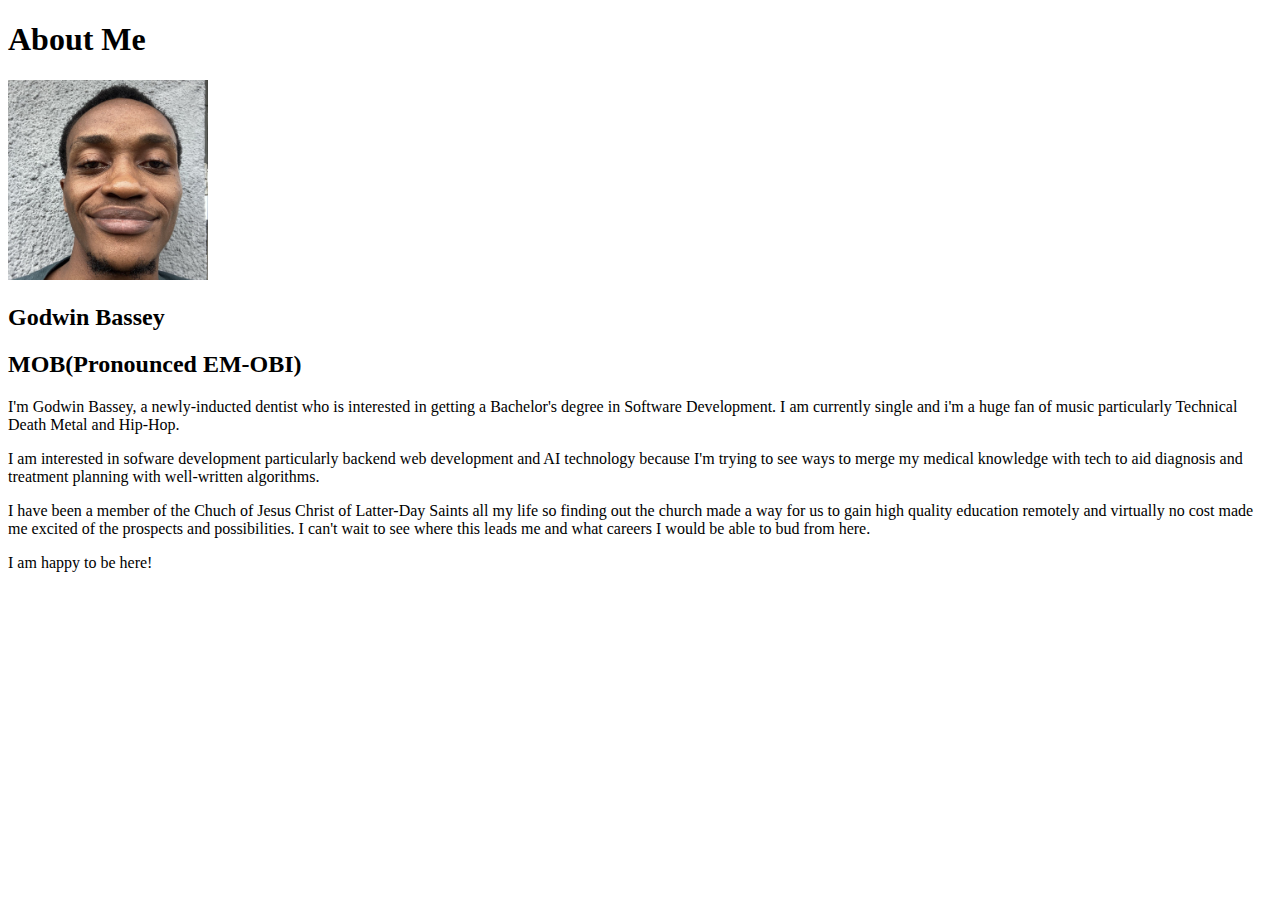
<file: aboutme/index.html>
<!DOCTYPE html>
<html lang="en">
<head>
    <meta charset="UTF-8">
    <meta name="viewport" content="width=device-width, initial-scale=1.0">
    <title>All About Me</title>
</head>
<body>
  <h1>About Me</h1> 
  <img src="images/canvas.jpg" alt="picture of Godwin Bassey" width="200px" height="200px"> 
  <h2>Godwin Bassey</h2>
  <h2>MOB(Pronounced EM-OBI)</h2>
  <p>I'm Godwin Bassey, a newly-inducted dentist who is interested in getting a Bachelor's degree in Software Development. I am currently single and i'm a huge fan of music particularly Technical Death Metal and Hip-Hop.</p>
  <p>I am interested in sofware development particularly backend web development and AI technology because I'm trying to see ways to merge my medical knowledge with tech to aid diagnosis and treatment planning with well-written algorithms.</p>
  <p>I have been a member of the Chuch of Jesus Christ of Latter-Day Saints all my life so finding out the church made a way for us to gain high quality education remotely and virtually no cost made me excited of the prospects and possibilities. I can't wait to see where this leads me and what careers I would be able to bud from here.</p>
  <p>I am happy to be here!</p>
</body>
</html>
</file>
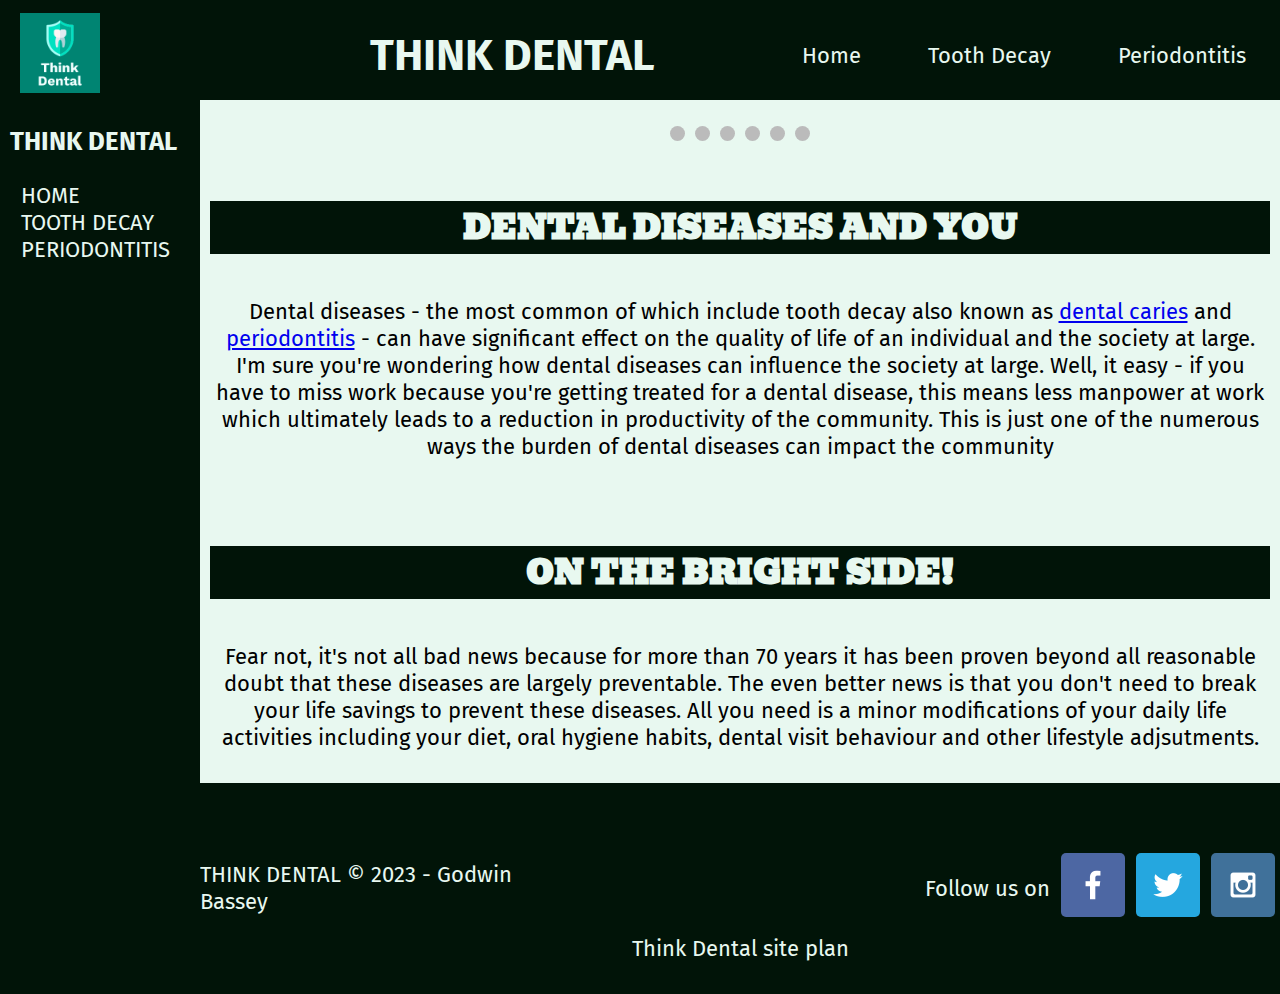
<file: thinkdental/index.html>
<!DOCTYPE html>
<html lang="en">
<head>
    <meta charset="UTF-8">
    <meta name="viewport" content="width=device-width, initial-scale=1.0">
    <link rel="stylesheet" href="styles/styles.css">
    <script src="script.js"></script>
    <title>Home</title>
</head>
<body>
    <div id="content">
        <header>
            <a id="logo_link" href="./index.html">
                <img src="./images/81fb018655514d6c9ccdb97da6473648.png" alt="Think Dental Logo">
            </a>
            <h1>THINK DENTAL</h1>
            <nav>
                <a href="./index.html">Home</a>
                <a href="./toothdecay.html">Tooth Decay</a>
                <a href="./periodontitis.html">Periodontitis</a>
            </nav>
        </header>
        <aside id="sidebar">
            <h3  class="sidebar-header">THINK DENTAL</h3>
                <div class="sidebar-content"><a href="./index.html">HOME</a></div>
                <div class="sidebar-content"><a href="./toothdecay.html">TOOTH DECAY</a></div>
                <div class="sidebar-content"><a href="./periodontitis.html">PERIODONTITIS</a></div>
        </aside>
        <main>
            <div id="home-slideshow">
                <div class="mySlides fade">
                    <img src="images/hp1.jpg" style="width:100%" alt="Dental Caries">
                    <div class="text">Tooth Decay</div>
                  </div>
                <div class="mySlides fade">
                    <img src="images/hp2.jpg" style="width:100%" alt="Dental Caries">
                    <div class="text">Tooth Decay</div>
                  </div>
                <div class="mySlides fade">
                    <img src="images/hp3.jpg" style="width:100%" alt="Dental Caries">
                    <div class="text">Tooth Decay</div>
                  </div>
                <div class="mySlides fade">
                    <img src="images/hp4.jpg" style="width:100%" alt="Periodontal Disease">
                    <div class="text">Periodontal Disease</div>
                  </div>
                <div class="mySlides fade">
                    <img src="images/hp5.jpg" style="width:100%" alt="Periodontal Disease">
                    <div class="text">Periodontal Disease</div>
                  </div>
                <div class="mySlides fade">
                    <img src="images/hp6.jpg" style="width:100%" alt="Periodontal Disease">
                    <div class="text">Periodontal Disease</div>
                  </div>
                <a class="prev" onclick="plusSlides(-1)">&#10094;</a>
                <a class="next" onclick="plusSlides(1)">&#10095;</a>
            </div>
            <!-- The dots/circles -->
            <div style="text-align:center">
                <span class="dot" onclick="currentSlide(1)"></span>
                <span class="dot" onclick="currentSlide(2)"></span>
                <span class="dot" onclick="currentSlide(3)"></span>
                <span class="dot" onclick="currentSlide(4)"></span>
                <span class="dot" onclick="currentSlide(5)"></span>
                <span class="dot" onclick="currentSlide(6)"></span>
            </div>
            
            <section class="dental-dx">
                <h4>Dental Diseases and You</h4>
                <p>
                  Dental diseases - the most common of which include tooth decay also known as <a href="./toothdecay.html">dental caries</a> and <a href="./periodontitis.html">periodontitis</a> - can have significant effect on the quality of life of an individual and the society at large. I'm sure you're wondering how dental diseases can influence the society at large. Well, it easy - if you have to miss work because you're getting treated for a dental disease, this means less manpower at work which ultimately leads to a reduction in productivity of the community. This is just one of the numerous ways the burden of dental diseases can impact the community
                </p>
            </section>
        
            <section class="bright-side">
                <h4>On the bright side!</h4>
                <p>
                  Fear not, it's not all bad news because for more than 70 years it has been proven beyond all reasonable doubt that these diseases are largely preventable. The even better news is that you don't need to break your life savings to prevent these diseases. All you need is a minor modifications of your daily life activities including your diet, oral hygiene habits, dental visit behaviour and other lifestyle adjsutments. 
                </p>
            </section>
        </main>
        <footer>
            <p>THINK DENTAL &copy; 2023 - Godwin Bassey</p>
            <p><a href="./site-plan.html">Think Dental site plan</a></p>
            <div class="social">
                <P>Follow us on</P>
                <div>
                    <a href="https://facebook.com" target="_blank">
                        <img class="facebook" src="images/facebook.png" alt="fb icon">
                    </a>
                </div>
                <div>
                    <a href="https://twitter.com" target="_blank">
                        <img class="twitter" src="images/twitter.png" alt="twitter icon">
                    </a>
                </div>
                <div>
                    <a href="https://instagram.com" target="_blank">
                        <img class="instagram" src="images/instagram.png" alt="instagram icon">
                    </a>
                </div>
            </div>
        </footer>
    </div>
</body>
</html>
</file>
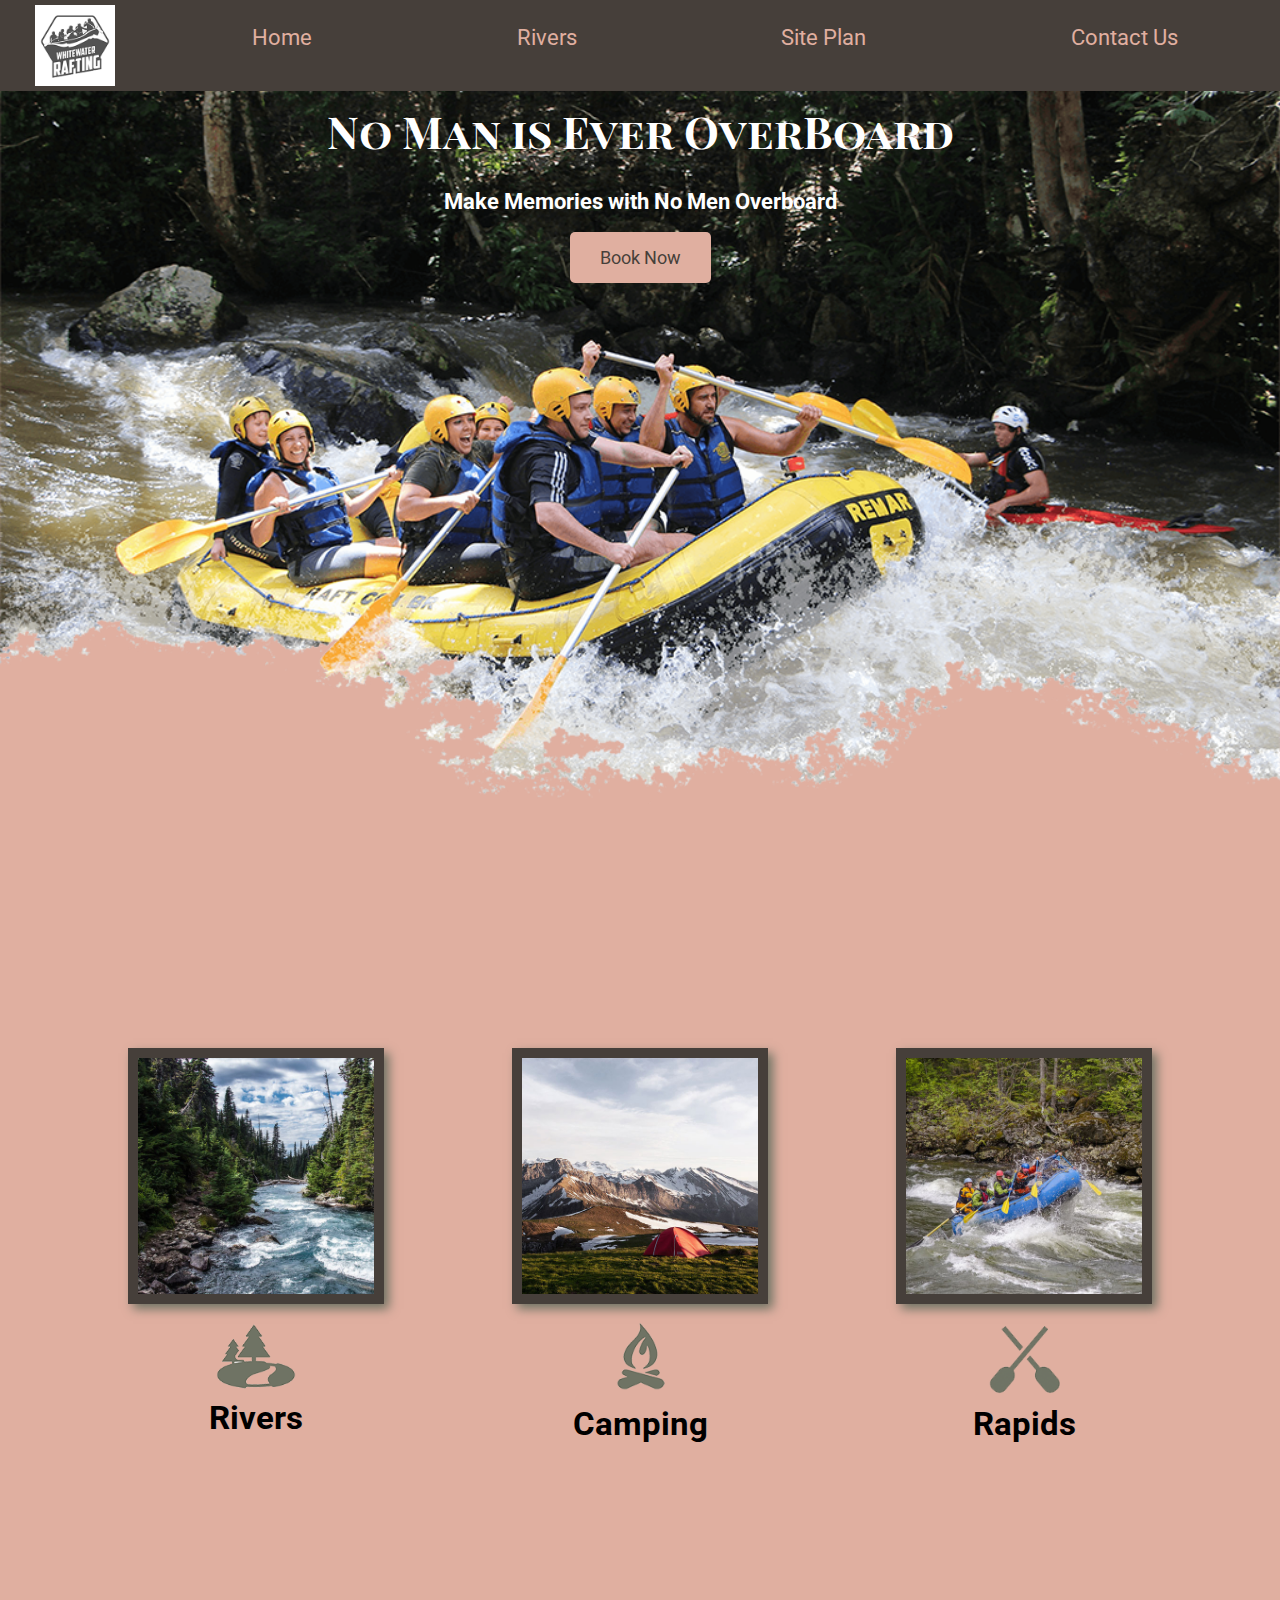
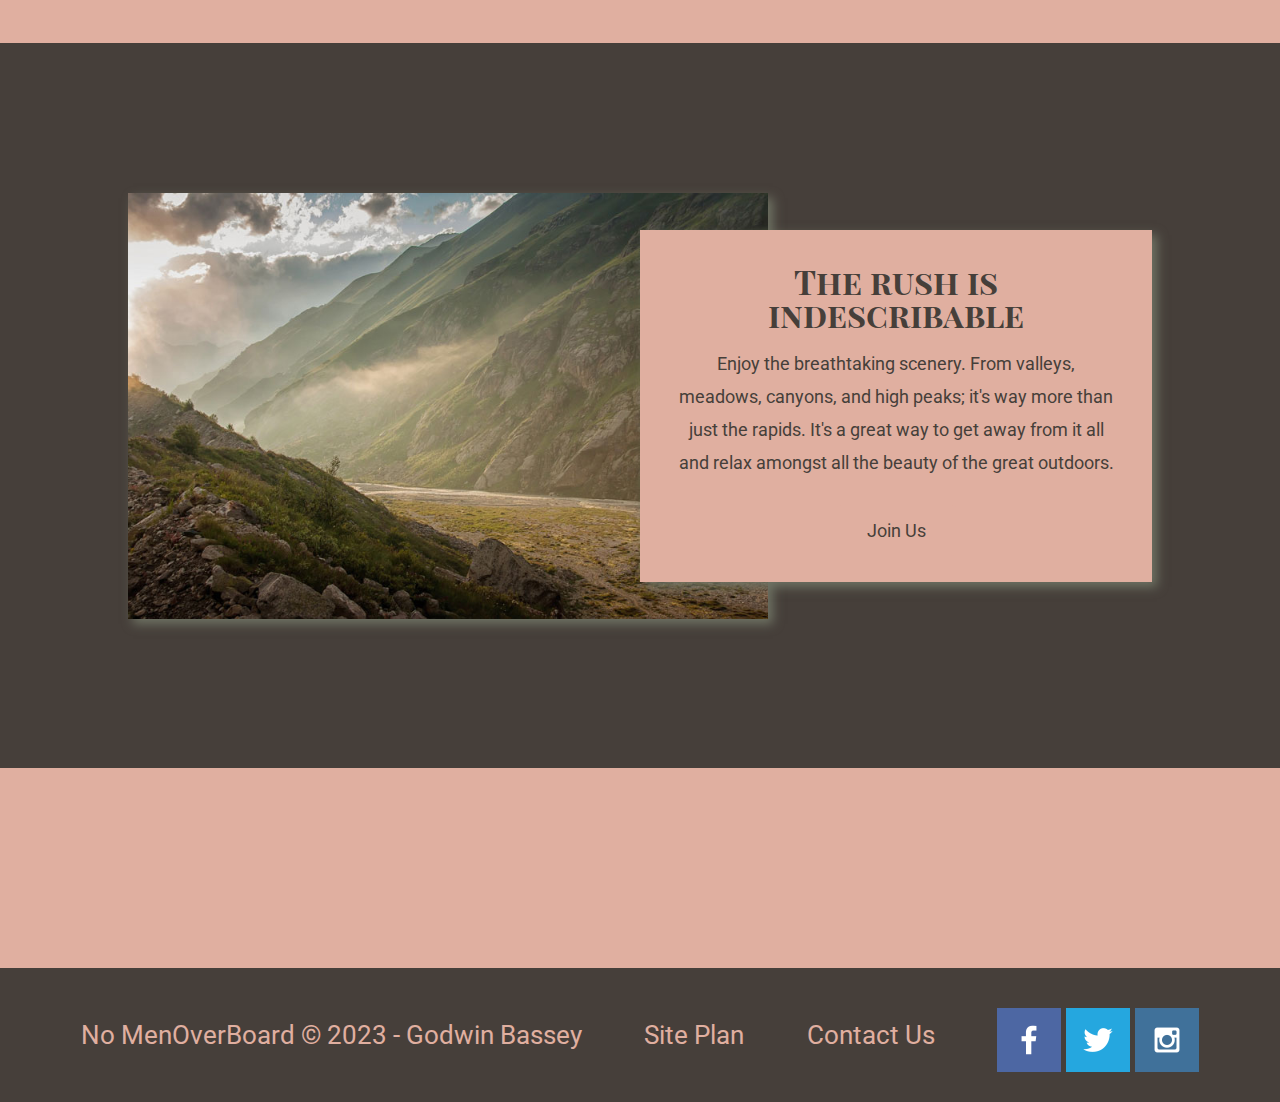
<file: wwr/index.html>
<!DOCTYPE html>
<html lang="en">
<head>
    <meta charset="UTF-8">
    <meta name="viewport" content="width=device-width, initial-scale=1.0">
    <title>No Men OverBoard | Home</title>
    <link rel="stylesheet" href="styles/styles.css">
</head>
<body>
    <div id="content">
        <header>
            <a id="logo_link" href="index.html">
                <img src="images/logo4_200.png" alt="No Men OverBoard Logo" class="logo">
            </a> 
            <nav>
                <a href="index.html">Home</a>
                <a href="rivers.html" target="_blank">Rivers</a>
                <a href="site-plan-rafting.html" target="_blank">Site Plan</a>
                <a href="contactus.html">Contact Us</a>
            </nav>  
        </header>
        <div id="hero">
            <div id="hero-box">
                <img id="hero-img" src="images/hero.png" alt="People enjoying rafting">
            </div>
            <section id="hero-msg">
                <h1 class="home-title">No Man is Ever OverBoard</h1>
                <h4>Make Memories with No Men Overboard</h4>
                <div class="button-box">
                    <a class="book" href="contactus.html" >Book Now</a>
                </div>
            </section>
        </div>
        <main class="home-grid">
            <section class="rivers-card">
                <img class="card-img" src="images/rivers.jpg" alt="river in forest">
                <img class="icon" src="images/river_icon.png" alt="river icon">
                <h2>Rivers</h2>
            </section>
            <section class="camping-card">
                <img class="card-img" src="images/camping.jpg" alt="tent in mountains">
                <img class="icon" src="images/fire_icon.png" alt="fire icon">
                <h2>Camping</h2>
            </section>
            <section class="rapids-card">
                <img class="card-img" src="images/rapids.jpg" alt="rafting boat">
                <img class="icon" src="images/oars.png" alt="oars icon">
                <h2>Rapids</h2>
            </section>
            <div id="background"></div>
            <img class="mountains" src="images/mountains.jpg" alt="Misty mountains">
            <section class="msg">
                <h2>The rush is indescribable</h2>
                <p>Enjoy the breathtaking scenery. From valleys, meadows, canyons, and high peaks; it's way more than just the rapids. It's a great way to get away from it all and relax amongst all the beauty of the great outdoors.</p>
                <a class="join" href="rivers.html">Join Us</a>
            </section>
        </main>
        <footer>
            <p>No MenOverBoard &copy; 2023 - Godwin Bassey</p>
            <p><a href="site-plan-rafting.html">Site Plan</a></p>
            <p><a href="contactus.html">Contact Us</a></p>
            <div class="social">
                <a href="https://facebook.com" target="_blank">
                    <img src="images/facebook.png" alt="fb icon">
                </a>
                <a href="https://twitter.com" target="_blank">
                    <img src="images/twitter.png" alt="twitter icon">
                </a>
                <a href="https://instagram.com" target="_blank">
                    <img src="images/instagram.png" alt="instagram icon">
                </a>
            </div>
        </footer>
    </div>   
</body>
</html>
</file>
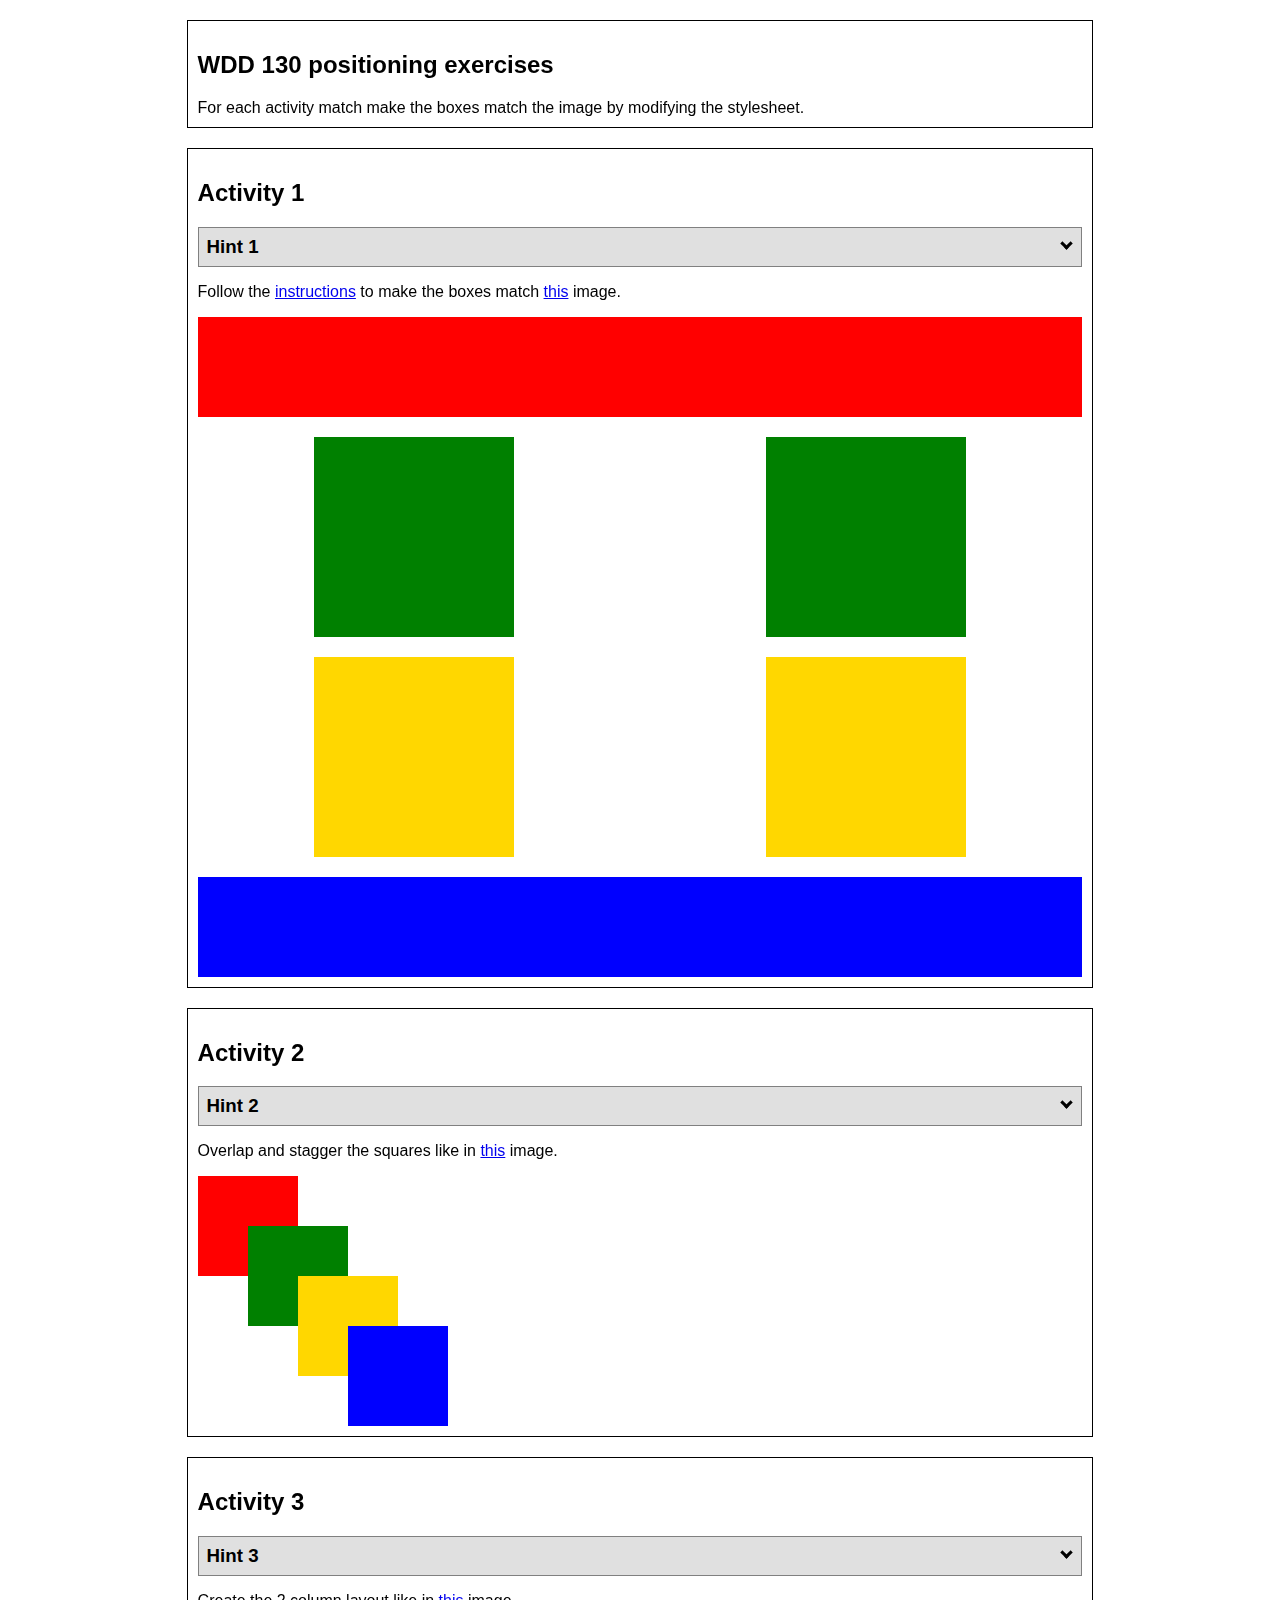
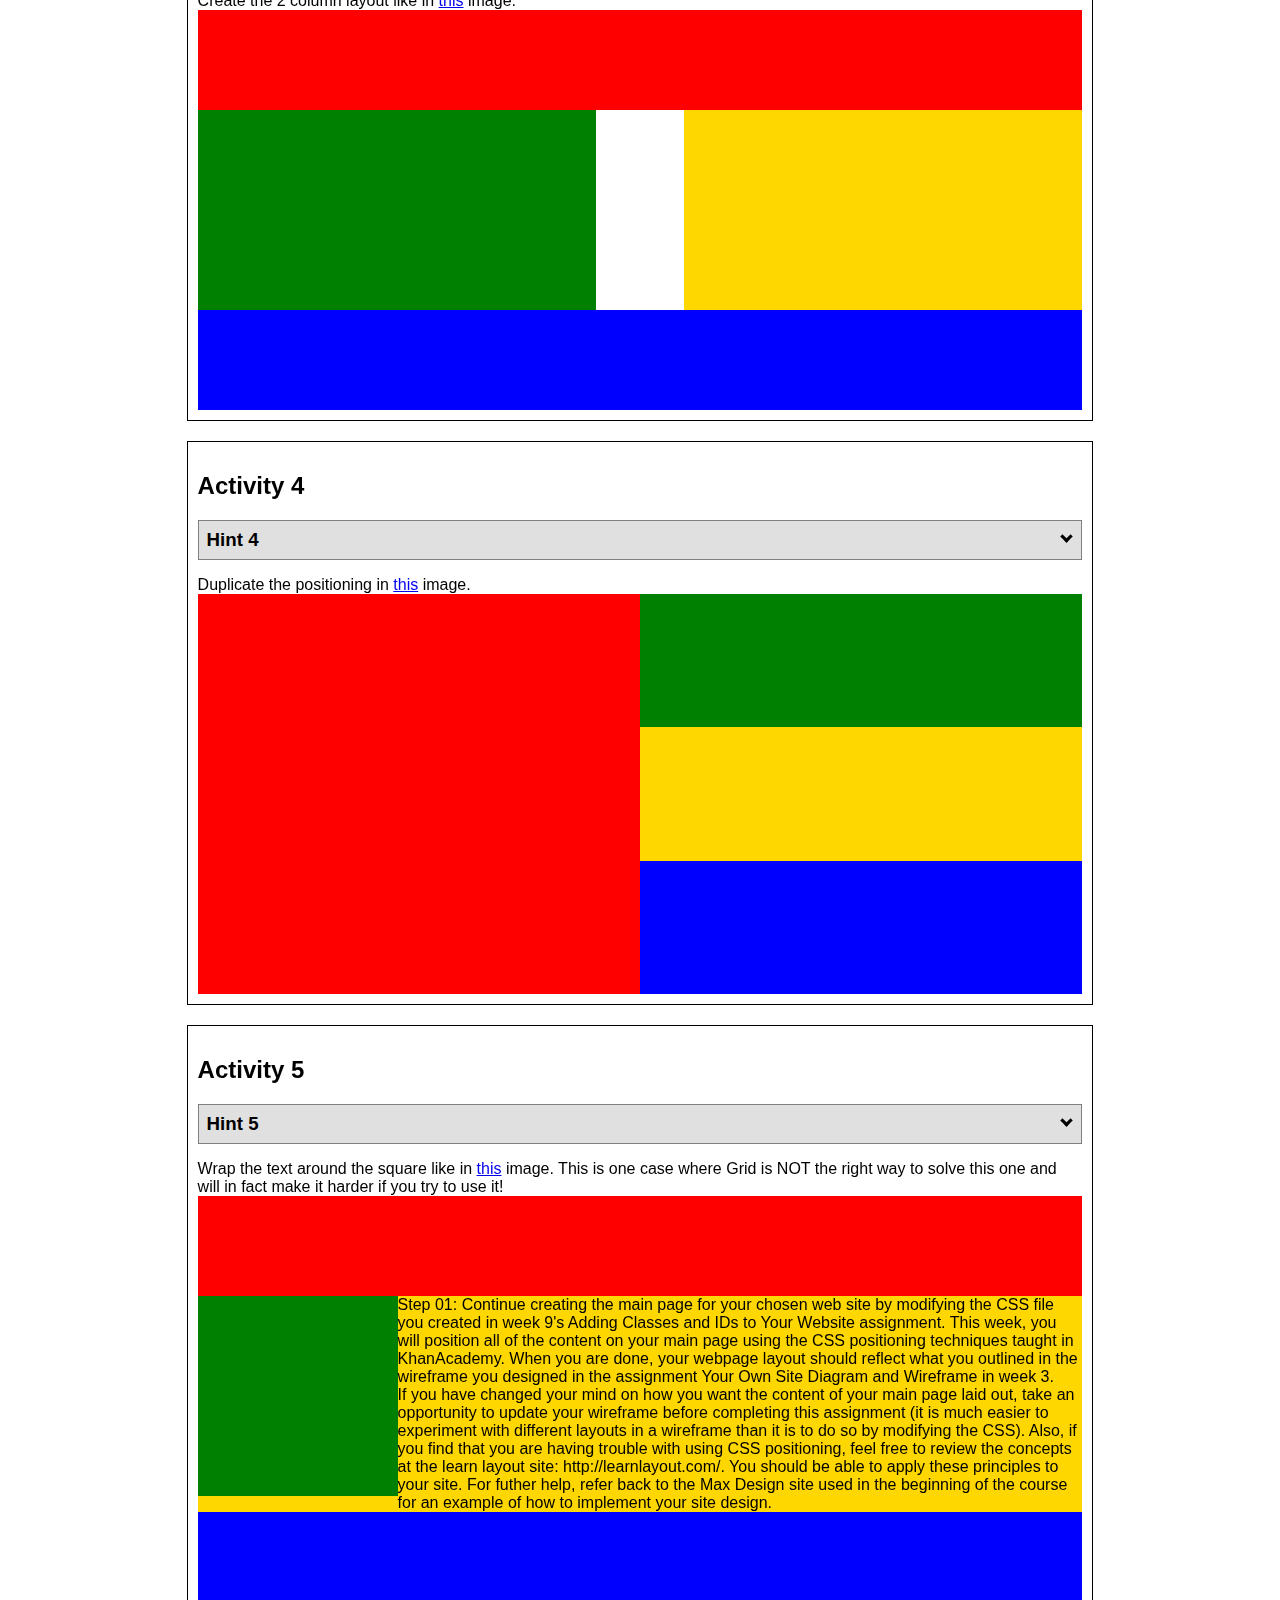
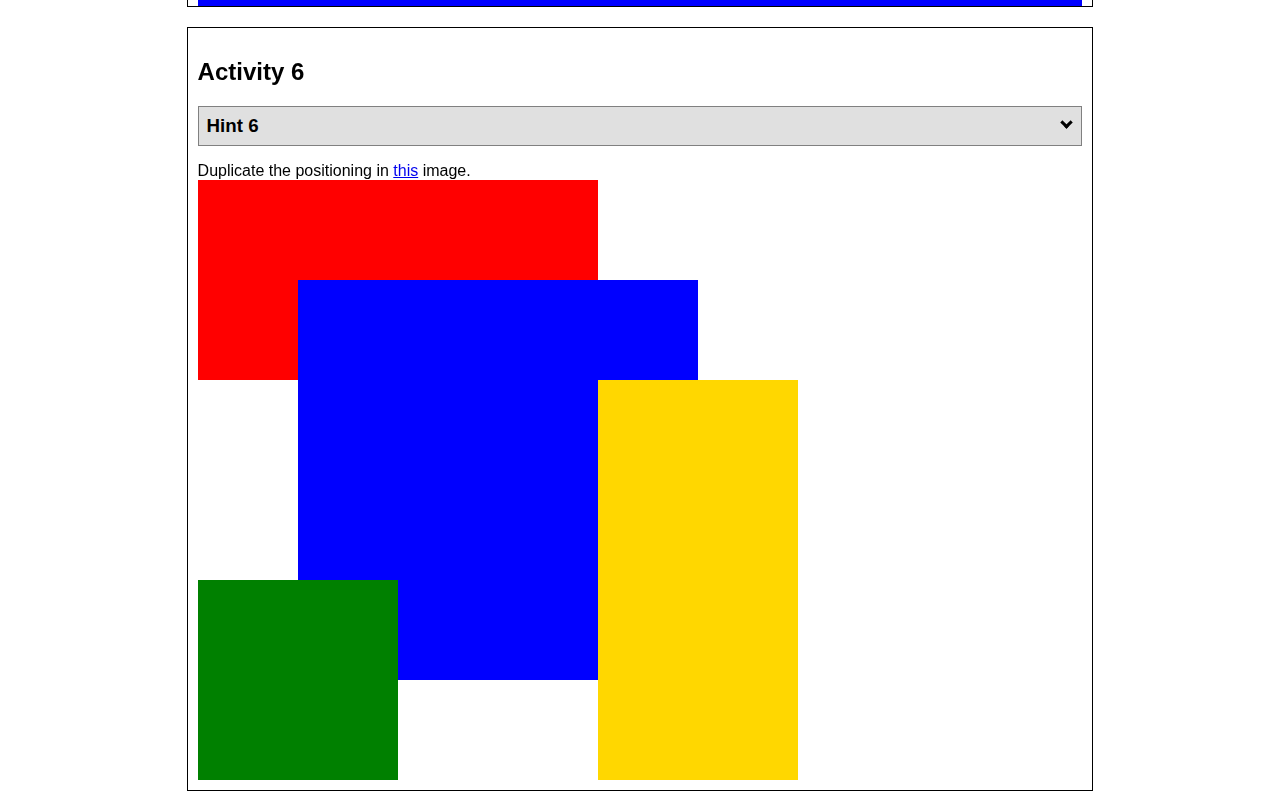
<file: positioning.html>
<!DOCTYPE html>
<html lang="en">
  <head>
    <!-- HTML - Name: positioning.html -->
    <title>Positioning Activity</title>
    <link rel="stylesheet" type="text/css" href="positionstyles.css" />
  </head>
  <body>
    <div class="activity">
      <h2>WDD 130 positioning exercises</h2>
      For each activity match make the boxes match the image by modifying the stylesheet.</div>
    <div class="activity">
      <h2>Activity 1</h2>
      <section class="hint"><input type="checkbox" ><i></i> <h3>Hint 1</h3><div><p>Check out the <a href="https://byui-wdd.github.io/wdd130/activities/w06-css-positioning.html" target="_blank">activity instructions</a> in Ilearn!</p></div></section>
      <p>Follow the <a href="https://byui-wdd.github.io/wdd130/activities/w06-css-positioning.html" target="_blank">instructions</a> to make the boxes match  <a href="https://byui-wdd.github.io/wdd130/images/example1.png" target="_blank">this</a> image.</p>
      <div class="content1" >
        <div class="red1" ></div>
        <div class="green1" ></div>
        <div class="green1" ></div>
        <div class="yellow1"></div>
        <div class="yellow1"></div>
        <div class="blue1"></div>
      </div>
    </div>
    <div class="activity">
      <h2>Activity 2</h2>
      <section class="hint"><input type="checkbox" > <h3>Hint 2</h3><i></i><div>
      <ul>
      <li>grid-template-columns: 50px 50px 50px 50px 50px </li></ul></div></section>
      <p>Overlap and stagger the squares like in <a href="https://byui-wdd.github.io/wdd130/images/example2.png" target="_blank">this</a> image.</p>
      <div class="content2" >
        <div class="red2" ></div>
        <div class="green2" ></div>
        <div class="yellow2"></div>
        <div class="blue2"></div>
      </div>
    </div>
    <div class="activity">
      <h2>Activity 3</h2>
      <section class="hint"><input type="checkbox" > <h3>Hint 3</h3><i></i><div><p>This one is going to be best solved with CSS Grid. Remember to make the boxes the right width first...then start moving them around. </p><h4>Properties used:</h4><ul><li>display:grid;</li><li>grid-template-columns:</li><li>grid-column-gap:</li>
        <li>grid-column:</li>  </ul></div></section>
      Create the 2 column layout like in <a href="https://byui-wdd.github.io/wdd130/images/example3.png" target="_blank">this</a>  image.
      <div class="content3" >
        <div class="red3" ></div>
        <div class="green3" ></div>
        <div class="yellow3"></div>
        <div class="blue3"></div>
      </div>
    </div>
    <div class="activity">
      <h2>Activity 4</h2>
      <section class="hint"><input type="checkbox" > <h3>Hint 4</h3><i></i><div><p>For the others we have been primarily concerned with width. For this one you will need to adjust height as well. </p><h4>Properties used:</h4><ul><li>display:grid;</li><li>grid-template-columns:</li><li>grid-row:</li></ul></div></section>
      Duplicate the positioning in <a href="https://byui-wdd.github.io/wdd130/images/example4.png" target="_blank">this</a> image. 
      <div class="content4" >
        <div class="red4" ></div>
        <div class="green4" ></div>
        <div class="yellow4"></div>
        <div class="blue4"></div>
      </div>
    </div>

    <div class="activity">
      <h2>Activity 5</h2>
      <section class="hint"><input type="checkbox" > <h3>Hint 5</h3><i></i><div><p>Grid is <strong>not</strong> the right way to do this.  In fact there is only one way to really do that...and that is with float. Remember that we float the thing we want the text to wrap around.  Also remember to start by making all the shapes the right size and shape.</p><h4>Properties used:</h4><ul><li>float: left;</li></ul></div></section>
      Wrap the text around the square like in <a href="https://byui-wdd.github.io/wdd130/images/example5.png" target="_blank">this</a> image. This is one case where Grid is NOT the right way to solve this one and will in fact make it harder if you try to use it!
      <div class="content5" >
        <div class="red5" ></div>
        <div class="green5" ></div>
        <div class="yellow5">Step 01: Continue creating the main page for your chosen web site by modifying the CSS file you created in week 9's Adding Classes and IDs to Your Website assignment. This week, you will position all of the content on your main page using the CSS positioning techniques taught in KhanAcademy. When you are done, your webpage layout should reflect what you outlined in the wireframe you designed in the assignment Your Own Site Diagram and Wireframe in week 3. <br />
          If you have changed your mind on how you want the content of your main page laid out, take an opportunity to update your wireframe before completing this assignment (it is much easier to experiment with different layouts in a wireframe than it is to do so by modifying the CSS). Also, if you find that you are having trouble with using CSS positioning, feel free to review the concepts at the learn layout site: http://learnlayout.com/. You should be able to apply these principles to your site. For futher help, refer back to the Max Design site used in the beginning of the course for an example of how to implement your site design.</div>
        <div class="blue5"></div>
      </div>
    </div>
    <div class="activity">
      <h2>Activity 6</h2>
      <section class="hint"><input type="checkbox" > <h3>Hint 6</h3><i></i><div><p>This one is all about visualizing the grid behind the layout. If you are having a hard time doing that first: all the sizes are even multiples of 100, and second here is another example with the lines drawn: <a href="https://byui-wdd.github.io/wdd130/images/example6-hint.png" target="_blank">example 6 with lines</a>. For this one you will find it easiest if you use px for the column width. You can also use <kbd>z-index</kbd> to control the element layering.    </p><h4>Properties used:</h4><ul><li>display:grid;</li><li>grid-template-columns:</li><li>grid-column:</li><li>grid-row:</li><li><a href="https://www.w3schools.com/cssref/pr_pos_z-index.asp" target="_blank">z-index:</a></li></ul></div></section>
      Duplicate the positioning in <a href="https://byui-wdd.github.io/wdd130/images/example6.png" target="_blank">this</a> image.
      <div class="content6" >
        <div class="red6" ></div>
        <div class="green6" ></div>
        <div class="yellow6"></div>
        <div class="blue6"></div>
      </div>
    </div>
  </body>
</html>
</file>
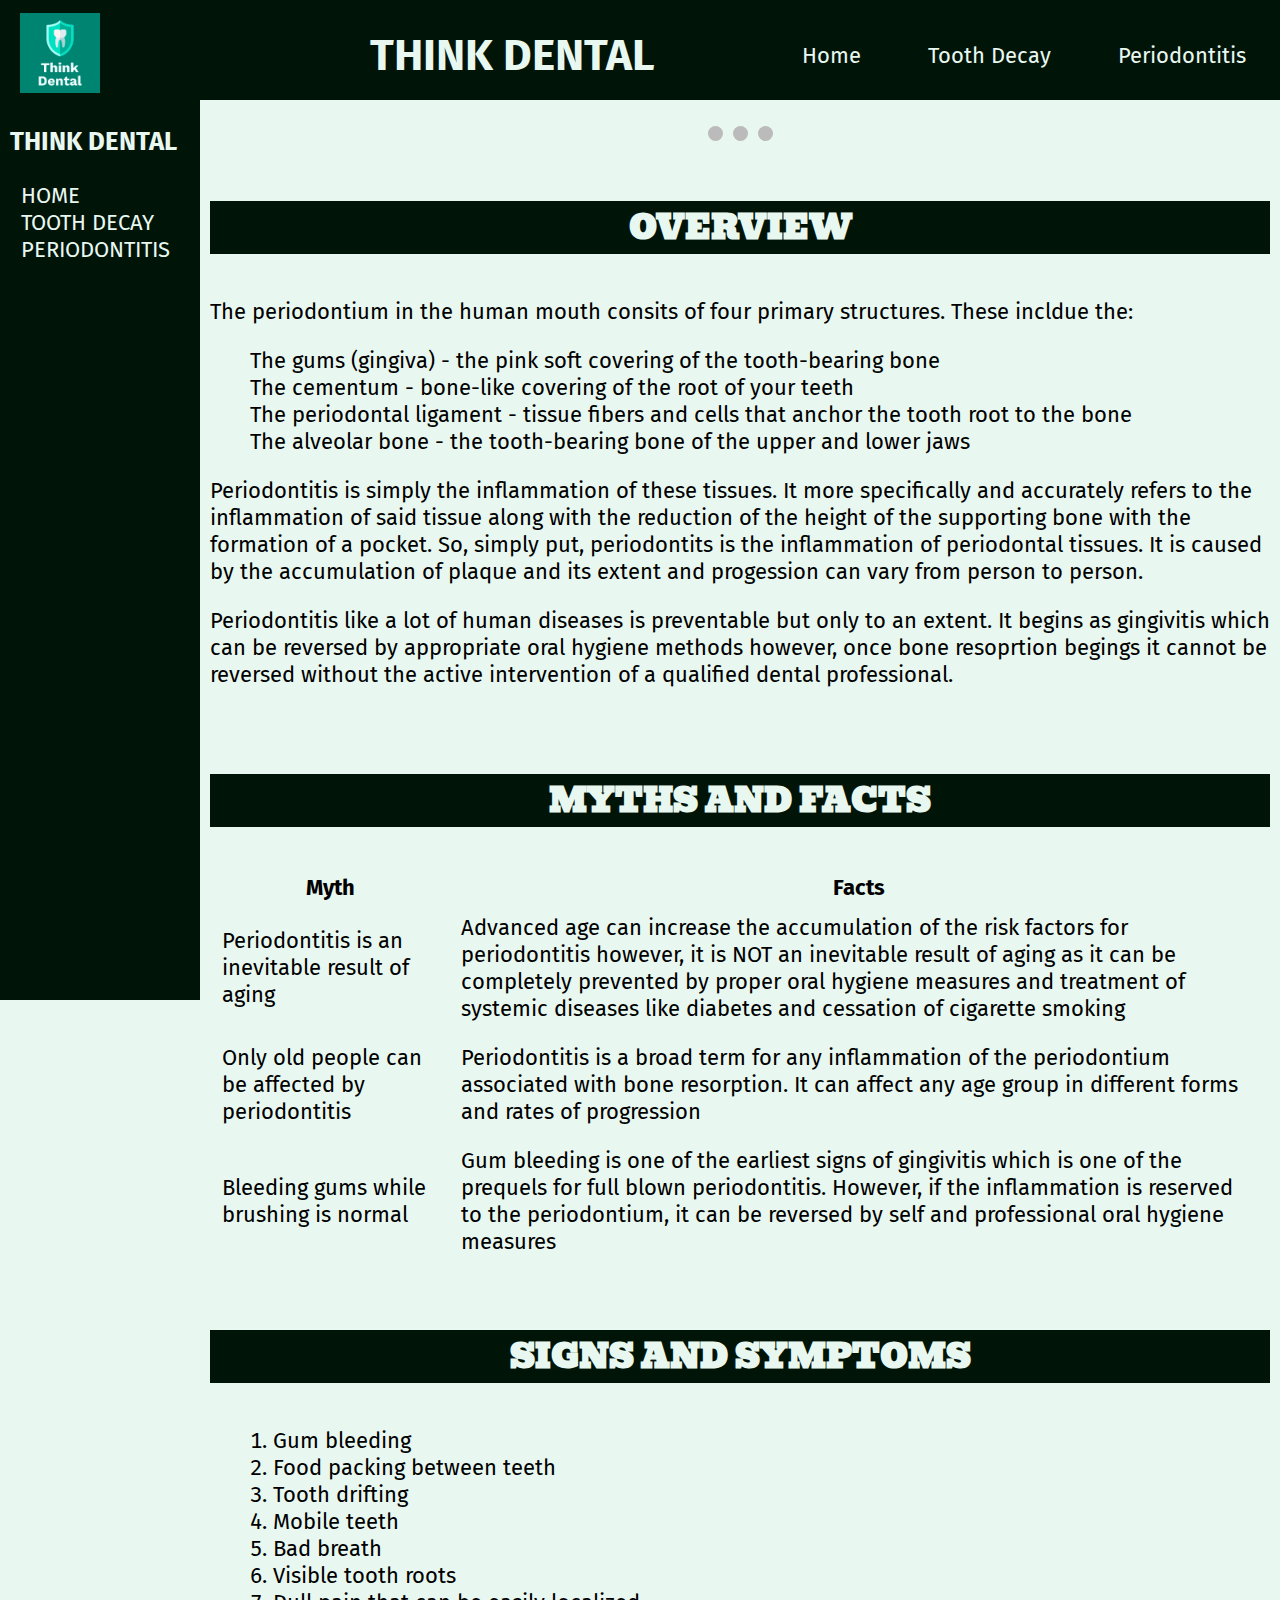
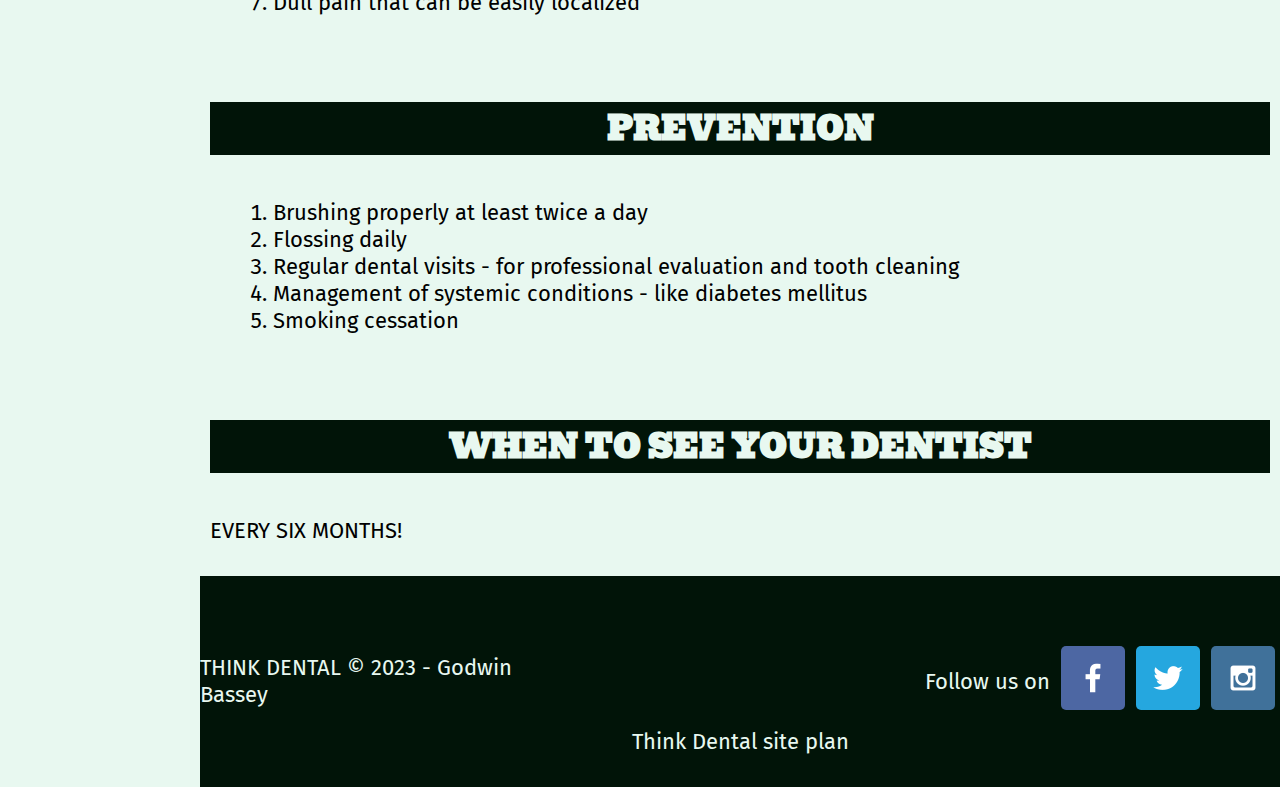
<file: thinkdental/periodontitis.html>
<!DOCTYPE html>
<html lang="en">
<head>
    <meta charset="UTF-8">
    <meta name="viewport" content="width=device-width, initial-scale=1.0">
    <link rel="stylesheet" href="styles/styles.css">
    <script src="script.js"></script>
    <title>Periodontitis</title>
</head>
<body>
    <div id="content">
        <header>
            <a id="logo_link" href="./index.html">
                <img src="./images/81fb018655514d6c9ccdb97da6473648.png" alt="Think Dental Logo">
            </a>
            <h1>THINK DENTAL</h1>
            <nav>
                <a href="./index.html">Home</a>
                <a href="./toothdecay.html">Tooth Decay</a>
                <a href="./periodontitis.html">Periodontitis</a>
            </nav>
        </header>
        <aside id="sidebar">
            <h3 class="sidebar-header">THINK DENTAL</h3>
                <div class="sidebar-content"><a href="./index.html">HOME</a></div>
                <div class="sidebar-content"><a href="./toothdecay.html">TOOTH DECAY</a></div>
                <div class="sidebar-content"><a href="./periodontitis.html">PERIODONTITIS</a></div>
        </aside>
        <main>
            <div id="home-slideshow">
                <div class="mySlides fade">
                    <img src="images/pd1.jpg" style="width:100%" alt="Periodontal Disease">
                    <div class="text">Periodontal Disease</div>
                  </div>
                <div class="mySlides fade">
                    <img src="images/pd2.jpg" style="width:100%" alt="Periodontal Disease">
                    <div class="text">Periodontal Disease</div>
                  </div>
                <div class="mySlides fade">
                    <img src="images/pd3.jpg" style="width:100%" alt="Periodontal Disease">
                    <div class="text">Periodontal Disease</div>
                  </div>
                <a class="prev" onclick="plusSlides(-1)">&#10094;</a>
                <a class="next" onclick="plusSlides(1)">&#10095;</a>
            </div>
            <!-- The dots/circles -->
            <div style="text-align:center">
                <span class="dot" onclick="currentSlide(1)"></span>
                <span class="dot" onclick="currentSlide(2)"></span>
                <span class="dot" onclick="currentSlide(3)"></span>
            </div>
            <section class="pd-overview">
                <h4>Overview</h4>
                <p>
                  The periodontium in the human mouth consits of four primary structures. These incldue the:
                </p>
                  <ul>
                    <li>The gums (gingiva) - the pink soft covering of the tooth-bearing bone</li>
                    <li>The cementum - bone-like covering of the root of your teeth</li>
                    <li>The periodontal ligament - tissue fibers and cells that anchor the tooth root to the bone</li>
                    <li>The alveolar bone - the tooth-bearing bone of the upper and lower jaws</li>
                  </ul> 
                <p>
                  Periodontitis is simply the inflammation of these tissues. It more specifically and accurately refers to the inflammation of said tissue along with the reduction of the height of the supporting bone with the formation of a pocket. So, simply put, periodontits is the inflammation of periodontal tissues. It is caused by the accumulation of plaque and its extent and progession can vary from person to person.
                </p>
                <p>
                  Periodontitis like a lot of human diseases is preventable but only to an extent. It begins as gingivitis which can be reversed by appropriate oral hygiene methods however, once bone resoprtion begings it cannot be reversed without the active intervention of a qualified dental professional. 
                </p>
            </section>
              
            <section class="pd-mf">
                <h4>Myths and facts</h4>
                <table>
                    <thead>
                        <tr>
                            <th>Myth</th>
                            <th>Facts</th>
                        </tr>
                    </thead>
                    <tbody>
                        <tr>
                            <td>Periodontitis is an inevitable result of aging</td>
                            <td>Advanced age can increase the accumulation of the risk factors for periodontitis however, it is NOT an inevitable result of aging as it can be completely prevented by proper oral hygiene measures and treatment of systemic diseases like diabetes and cessation of cigarette smoking</td>
                        </tr>
                        <tr>
                            <td>Only old people can be affected by periodontitis</td>
                            <td>Periodontitis is a broad term for any inflammation of the periodontium associated with bone resorption. It can affect any age group in different forms and rates of progression</td>
                        </tr>
                        <tr>
                            <td>Bleeding gums while brushing is normal</td>
                            <td>Gum bleeding is one of the earliest signs of gingivitis which is one of the prequels for full blown periodontitis. However, if the inflammation is reserved to the periodontium, it can be reversed by self and professional oral hygiene measures</td>
                        </tr>
                    </tbody>
                </table>
            </section>
              
            <section class="pd-ss">
                <h4>Signs and symptoms</h4>
                  <ol>
                    <li>Gum bleeding</li>
                    <li>Food packing between teeth</li>
                    <li>Tooth drifting</li>
                    <li>Mobile teeth</li>
                    <li>Bad breath</li>
                    <li>Visible tooth roots</li>
                    <li>Dull pain that can be easily localized</li>
                  </ol>
            </section>
            <section class="pd-prevention">
                <h4>Prevention</h4>
                  <ol>
                    <li>Brushing properly at least twice a day</li>
                    <li>Flossing daily</li>
                    <li>Regular dental visits - for professional evaluation and tooth cleaning</li>
                    <li>Management of systemic conditions - like diabetes mellitus</li>
                    <li>Smoking cessation</li>
                  </ol>
            </section>
            <section class="pd-visit">
                <h4>When to see your dentist</h4>
                <p>
                  EVERY SIX MONTHS!
                </p>
            </section>
        </main>
        <footer>
            <p>THINK DENTAL &copy; 2023 - Godwin Bassey</p>
            <p><a href="./site-plan.html">Think Dental site plan</a></p>
            <div class="social">
                <P>Follow us on</P>
                <div>
                    <a href="https://facebook.com" target="_blank">
                        <img class="facebook" src="images/facebook.png" alt="fb icon">
                    </a>
                </div>
                <div>
                    <a href="https://twitter.com" target="_blank">
                        <img class="twitter" src="images/twitter.png" alt="twitter icon">
                    </a>
                </div>
                <div>
                    <a href="https://instagram.com" target="_blank">
                        <img class="instagram" src="images/instagram.png" alt="instagram icon">
                    </a>
                </div>
            </div>
        </footer>
    </div>
</body>
</html>
</file>
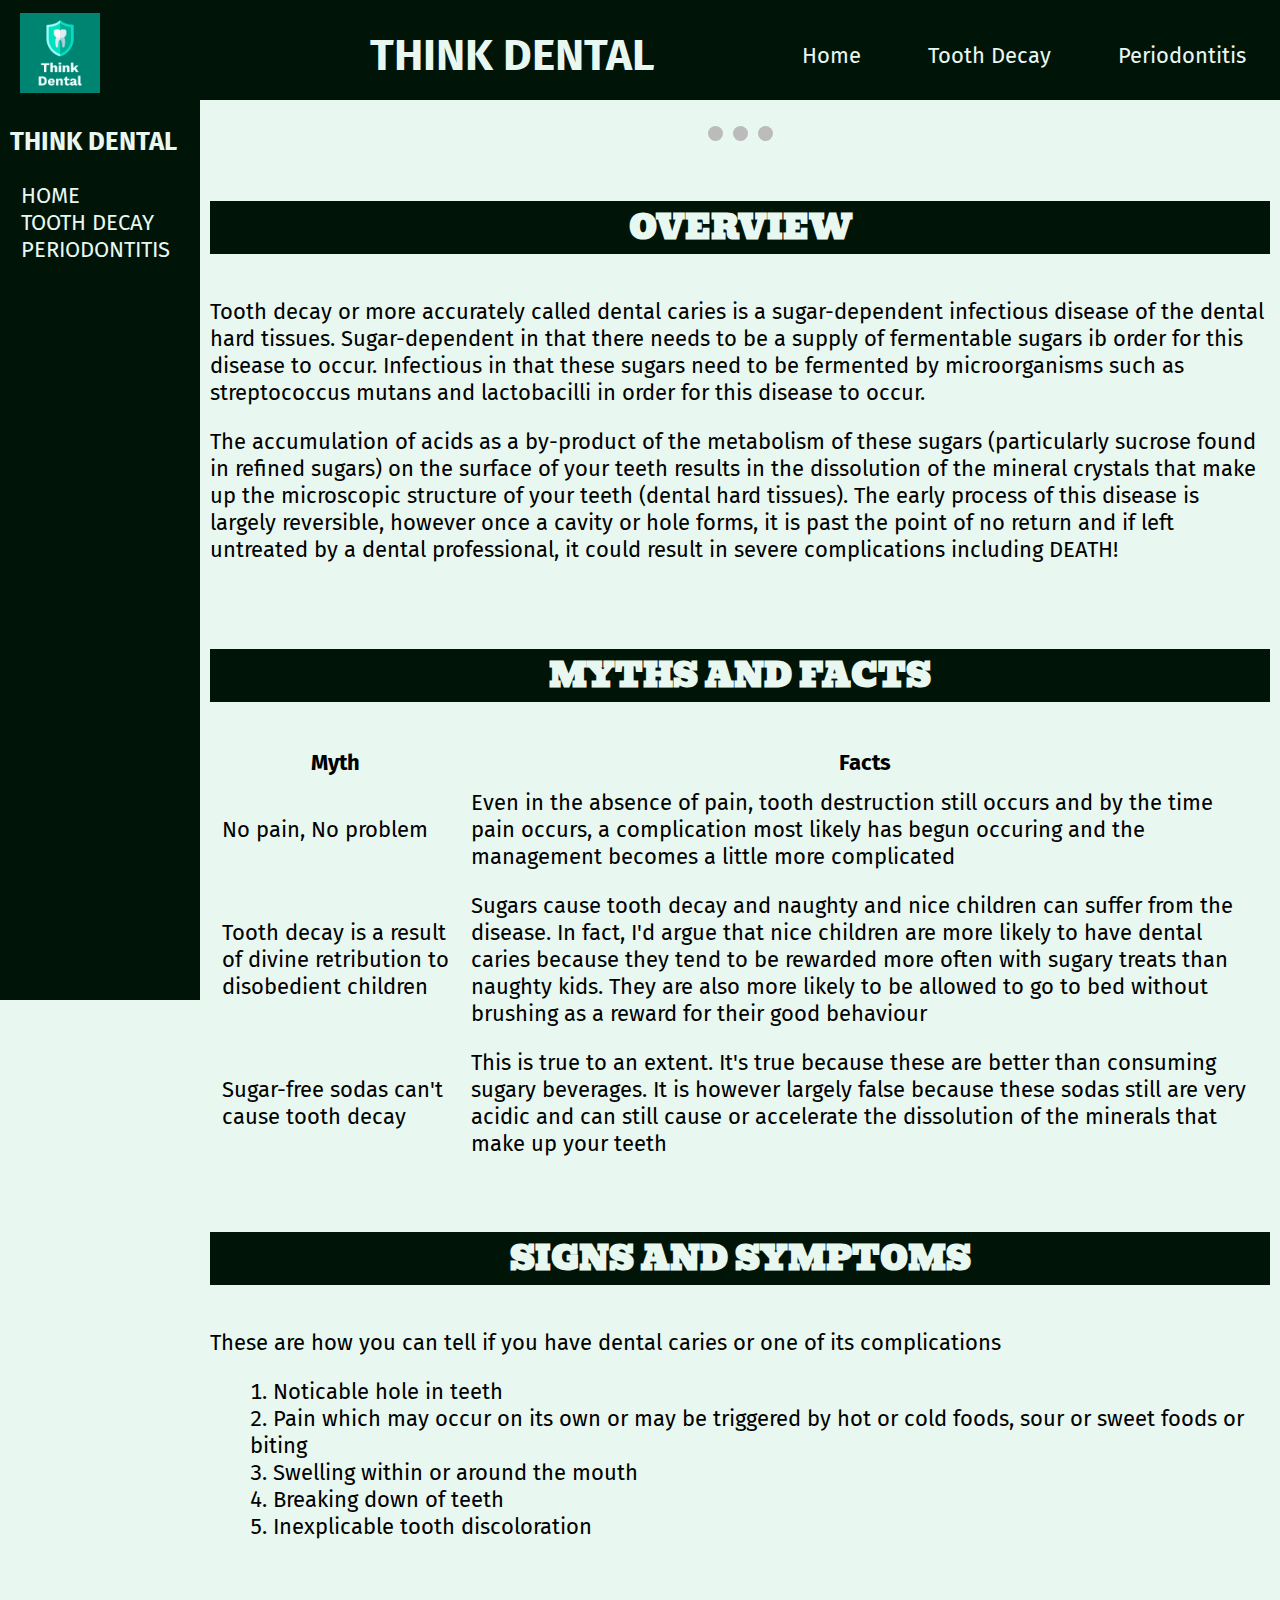
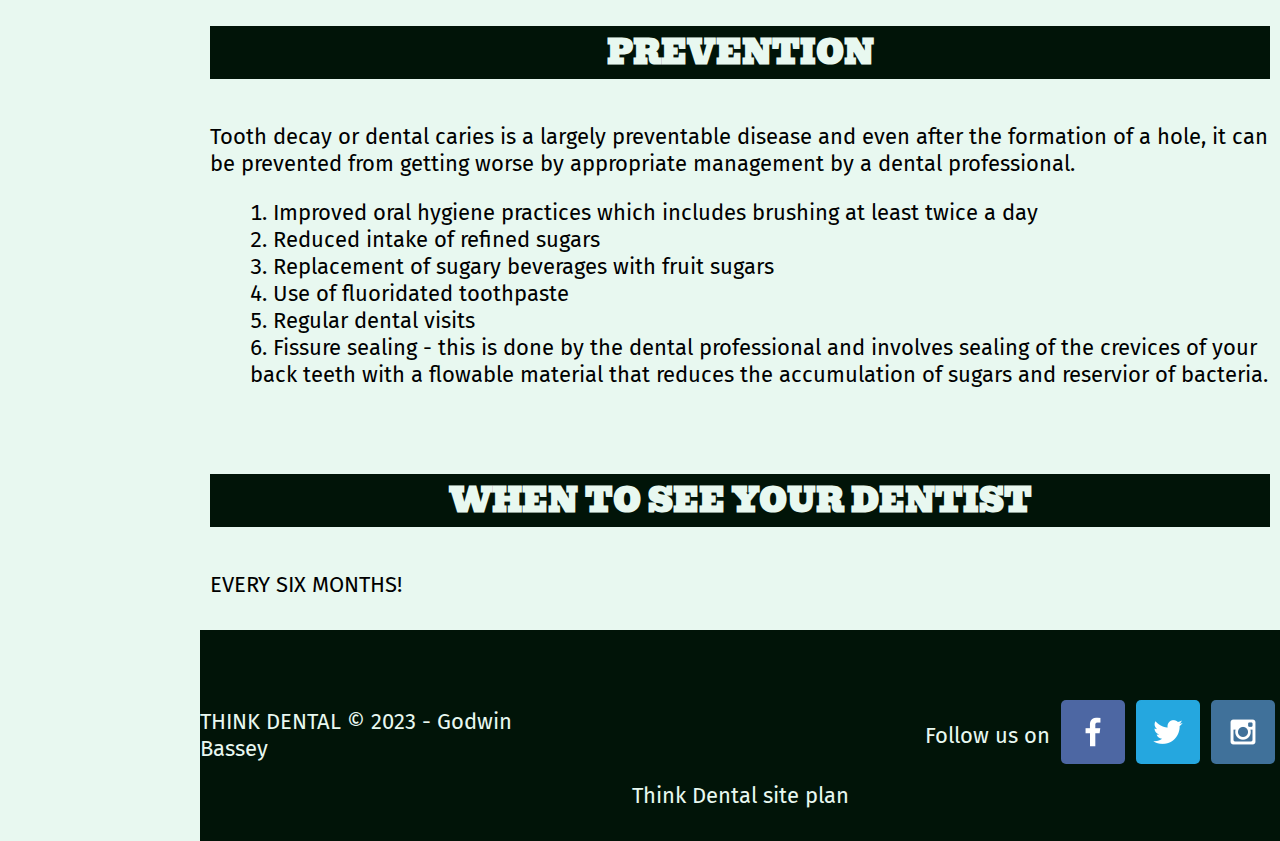
<file: thinkdental/toothdecay.html>
<!DOCTYPE html>
<html lang="en">
<head>
    <meta charset="UTF-8">
    <meta name="viewport" content="width=device-width, initial-scale=1.0">
    <link rel="stylesheet" href="styles/styles.css">
    <script src="script.js"></script>
    <title>Tooth Decay</title>
</head>
<body>
  <div id="content">
    <header>
      <a id="logo_link" href="./index.html">
          <img src="./images/81fb018655514d6c9ccdb97da6473648.png" alt="Think Dental Logo">
      </a>
      <h1>THINK DENTAL</h1>
      <nav>
          <a href="./index.html">Home</a>
          <a href="./toothdecay.html">Tooth Decay</a>
          <a href="./periodontitis.html">Periodontitis</a>
      </nav>
      </header>
      <aside id="sidebar">
          <h3 class="sidebar-header">THINK DENTAL</h3>
              <div class="sidebar-content"><a href="./index.html">HOME</a></div>
              <div class="sidebar-content"><a href="./toothdecay.html">TOOTH DECAY</a></div>
              <div class="sidebar-content"><a href="./periodontitis.html">PERIODONTITIS</a></div>
      </aside>
      <main>
        <div id="home-slideshow">
          <div class="mySlides fade">
              <img src="images/dc1.jpg" style="width:100%" alt="Dental Caries">
              <div class="text">Tooth Decay</div>
            </div>
          <div class="mySlides fade">
              <img src="images/dc2.jpg" style="width:100%" alt="Dental Caries">
              <div class="text">Tooth Decay</div>
            </div>
          <div class="mySlides fade">
              <img src="images/dc3.jpg" style="width:100%" alt="Dental Caries">
              <div class="text">Tooth Decay</div>
            </div>
          <a class="prev" onclick="plusSlides(-1)">&#10094;</a>
          <a class="next" onclick="plusSlides(1)">&#10095;</a>
      </div>
      <!-- The dots/circles -->
      <div style="text-align:center">
          <span class="dot" onclick="currentSlide(1)"></span>
          <span class="dot" onclick="currentSlide(2)"></span>
          <span class="dot" onclick="currentSlide(3)"></span>
      </div>
          <section class="td-overview">
              <h4>Overview</h4>
              <p>
                Tooth decay or more accurately called dental caries is a sugar-dependent infectious disease of the dental hard tissues.
                Sugar-dependent in that there needs to be a supply of fermentable sugars ib order for this disease to occur. Infectious in that these sugars need to be fermented by microorganisms such as streptococcus mutans and lactobacilli in order for this disease to occur. 
              </p>
              <p>
                The accumulation of acids as a by-product of the metabolism of these sugars (particularly sucrose found in refined sugars) on the surface of your teeth results in the dissolution of the mineral crystals that make up the microscopic structure of your teeth (dental hard tissues). The early process of this disease is largely reversible, however once a cavity or hole forms, it is past the point of no return and if left untreated by a dental professional, it could result in severe complications including DEATH!
              </p>
            </section>
            
            <section class="td-mf">
              <h4>Myths and facts</h4>
              <table>
                  <thead>
                      <tr>
                          <th>Myth</th>
                          <th>Facts</th>
                      </tr>
                  </thead>
                  <tbody>
                      <tr>
                          <td>No pain, No problem</td>
                          <td>Even in the absence of pain, tooth destruction still occurs and by the time pain occurs, a complication most likely has begun occuring and the management becomes a little more complicated</td>
                      </tr>
                      <tr>
                          <td>Tooth decay is a result of divine retribution to disobedient children</td>
                          <td>Sugars cause tooth decay and naughty and nice children can suffer from the disease. In fact, I'd argue that nice children are more likely to have dental caries because they tend to be rewarded more often with sugary treats than naughty kids. They are also more likely to be allowed to go to bed without brushing as a reward for their good behaviour</td>
                      </tr>
                      <tr>
                          <td>Sugar-free sodas can't cause tooth decay</td>
                          <td>This is true to an extent. It's true because these are better than consuming sugary beverages. It is however largely false because these sodas still are very acidic and can still cause or accelerate the dissolution of the minerals that make up your teeth</td>
                      </tr>
                  </tbody>
              </table>
            </section>
            
            <section class="td-ss">
              <h4>Signs and symptoms</h4>
              <p>
                These are how you can tell if you have dental caries or one of its complications
              </p>
                <ol>
                  <li>Noticable hole in teeth</li>
                  <li>Pain which may occur on its own or may be triggered by hot or cold foods, sour or sweet foods or biting</li>
                  <li>Swelling within or around the mouth</li>
                  <li>Breaking down of teeth</li>
                  <li>Inexplicable tooth discoloration</li>
                </ol>
            </section>
            <section class="td-prevention">
              <h4>Prevention</h4>
                <p>
                  Tooth decay or dental caries is a largely preventable disease and even after the formation of a hole, it can be prevented from getting worse by appropriate management by a dental professional.
                </p>
                <ol>
                  <li>Improved oral hygiene practices which includes brushing at least twice a day</li>
                  <li>Reduced intake of refined sugars</li>
                  <li>Replacement of sugary beverages with fruit sugars</li>
                  <li>Use of fluoridated toothpaste</li>
                  <li>Regular dental visits</li>
                  <li>Fissure sealing - this is done by the dental professional and involves sealing of the crevices of your back teeth with a flowable material that reduces the accumulation of sugars and reservior of bacteria.</li>
                </ol>
            </section>
            <section class="td-visit">
              <h4>When to see your dentist</h4>
              <p>
                EVERY SIX MONTHS!
              </p>
            </section>
      </main>
      <footer>
        <p>THINK DENTAL &copy; 2023 - Godwin Bassey</p>
        <p><a href="./site-plan.html">Think Dental site plan</a></p>
        <div class="social">
            <P>Follow us on</P>
            <div>
                <a href="https://facebook.com" target="_blank">
                    <img class="facebook" src="images/facebook.png" alt="fb icon">
                </a>
            </div>
            <div>
                <a href="https://twitter.com" target="_blank">
                    <img class="twitter" src="images/twitter.png" alt="twitter icon">
                </a>
            </div>
            <div>
                <a href="https://instagram.com" target="_blank">
                    <img class="instagram" src="images/instagram.png" alt="instagram icon">
                </a>
            </div>
        </div>
    </footer>
  </div>
</body>
</html>
</file>
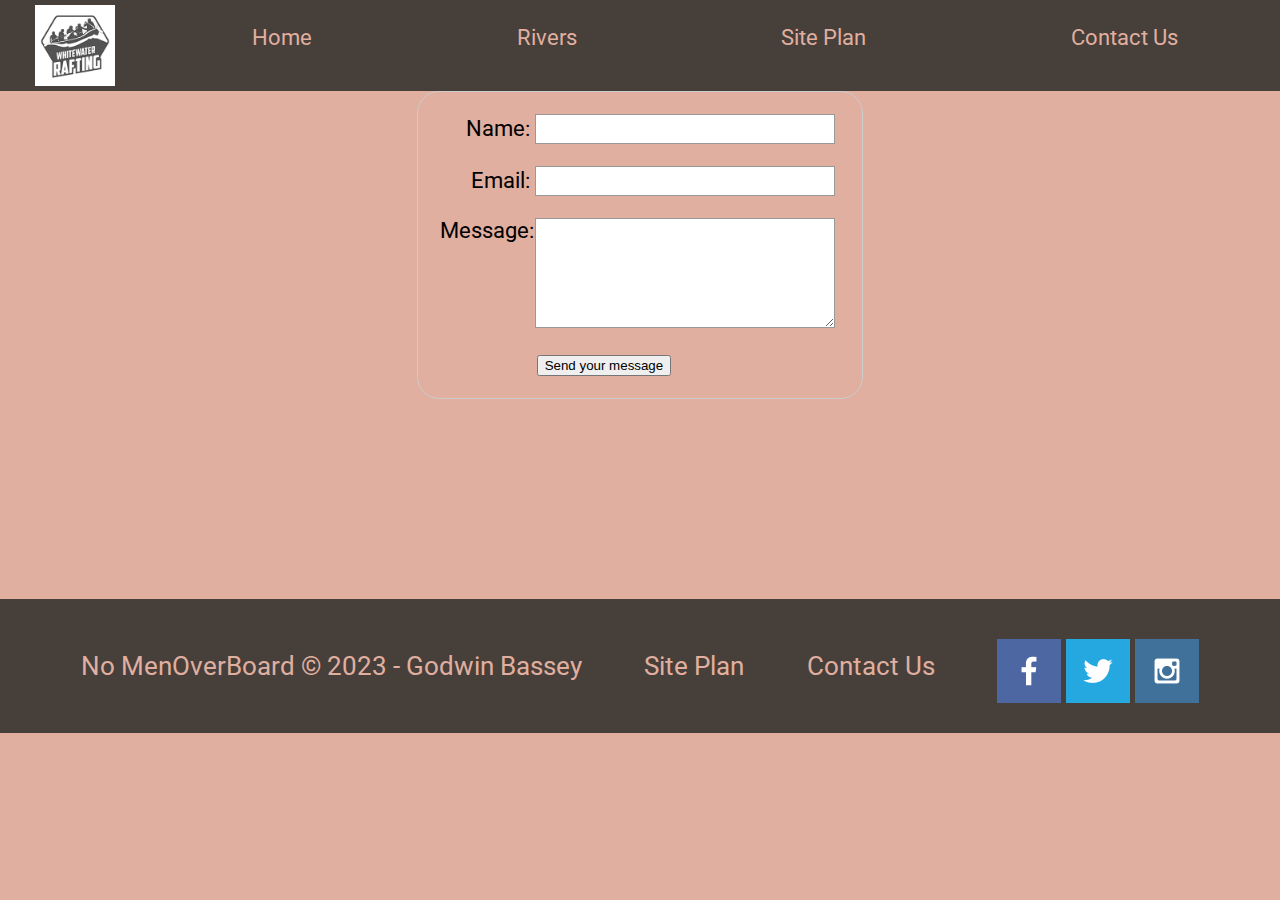
<file: wwr/contactus.html>
<!DOCTYPE html>
<html lang="en">
<head>
    <meta charset="UTF-8">
    <meta name="viewport" content="width=device-width, initial-scale=1.0">
    <link rel="stylesheet" href="styles/styles.css">
    <title>Contact us</title>
</head>
<body>
    <div id="content">
        <header>
            <a id="logo_link" href="index.html">
                <img src="images/logo4_200.png" alt="No Men OverBoard Logo" class="logo">
            </a> 
            <nav>
                <a href="index.html">Home</a>
                <a href="rivers.html" target="_blank">Rivers</a>
                <a href="site-plan-rafting.html" target="_blank">Site Plan</a>
                <a href="contactus.html">Contact Us</a>
            </nav>  
        </header>

        <main>
            <div id="feedback"></div>
            <form action="/my-handling-form-page" method="post">
                
                    <ul>
                      <li>
                        <label for="name">Name:</label>
                        <input type="text" id="name" name="user_name" />
                      </li>
                      <li>
                        <label for="mail">Email:</label>
                        <input type="email" id="mail" name="user_email" />
                      </li>
                      <li>
                        <label for="msg">Message:</label>
                        <textarea id="msg" name="user_message"></textarea>
                      </li>
                      <li class="button">
                        <button type="submit">Send your message</button>
                      </li>
                      
                    </ul>
                  
            </form>
        </main>
        
        <footer>
            <p>No MenOverBoard &copy; 2023 - Godwin Bassey</p>
            <p><a href="site-plan-rafting.html">Site Plan</a></p>
            <p><a href="contactus.html">Contact Us</a></p>
            <div class="social">
                <a href="https://facebook.com" target="_blank">
                    <img src="images/facebook.png" alt="fb icon">
                </a>
                <a href="https://twitter.com" target="_blank">
                    <img src="images/twitter.png" alt="twitter icon">
                </a>
                <a href="https://instagram.com" target="_blank">
                    <img src="images/instagram.png" alt="instagram icon">
                </a>
            </div>
        </footer>
    </div> 
    <script>
        // get the feedback div element so we can do something with it.
        const feedbackElement = document.getElementById('feedback');
        // get the form so we can read what was entered in it.
        const formElement = document.forms[0];
        // add a 'listener' to wait for a submission of our form. When that happens run the code below.
        formElement.addEventListener('submit', function(e) {
            // stop the form from doing the default action.
            e.preventDefault();
            // set the contents of our feedback element to a message letting the user know the form was submitted successfully. Notice that we pull the name that was entered in the form to personalize the message!
            feedbackElement.innerHTML = 'Hello '+ formElement.user_name.value +'! Thank you for your message. We will get back with you as soon as possible!';
            // make the feedback element visible.
            feedbackElement.style.display = "block";
            // add a class to move everything down so our message doesn't cover it.
            document.body.classList.toggle('moveDown');
        });
    </script>
</body>
</html>
</file>
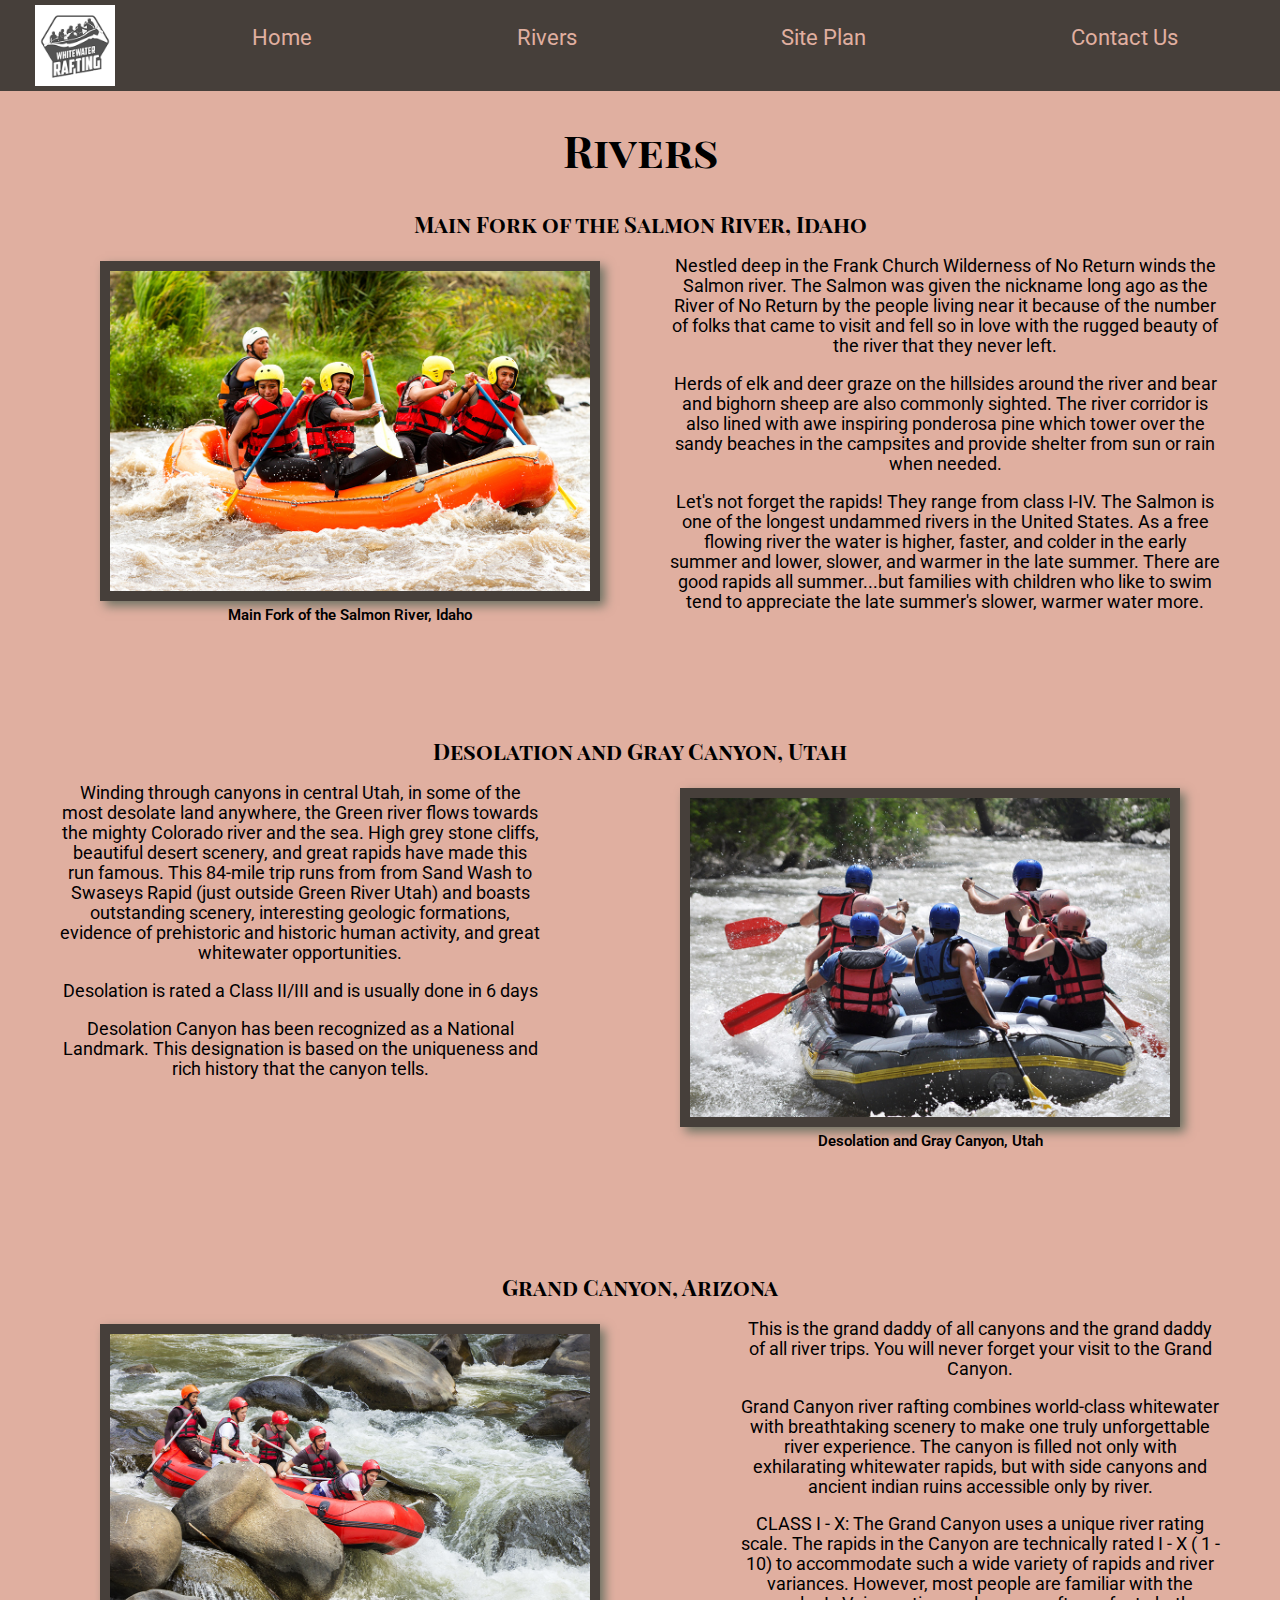
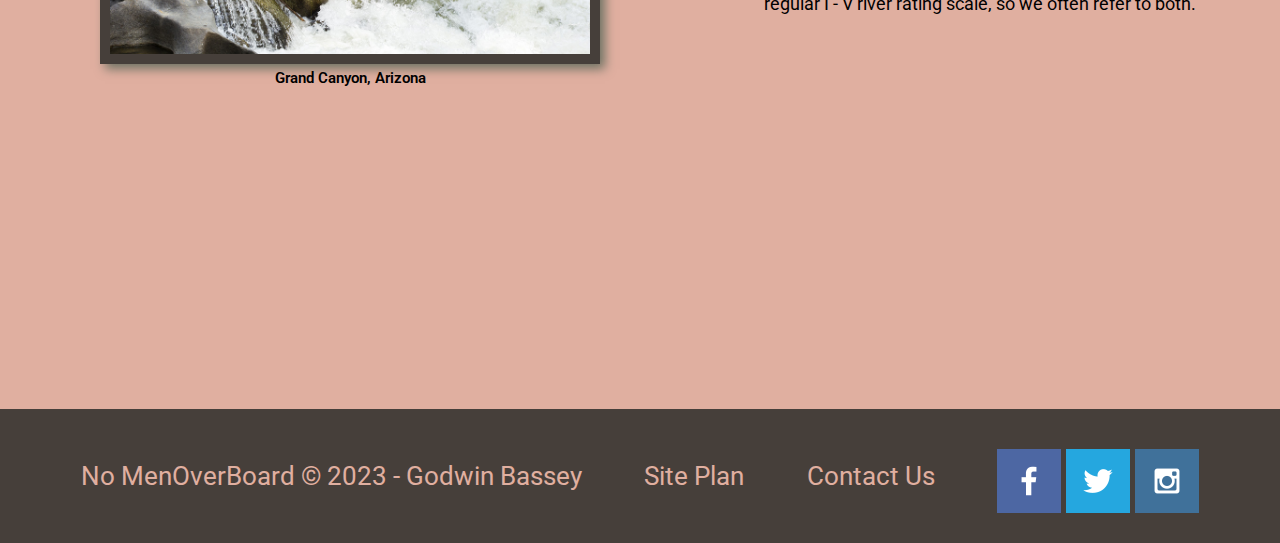
<file: wwr/rivers.html>
<!DOCTYPE html>
<html lang="en">
<head>
    <meta charset="UTF-8">
    <meta name="viewport" content="width=device-width, initial-scale=1.0">
    <link rel="stylesheet" href="styles/styles.css">
    <title>Rivers</title>
</head>
<body>
    <div id="content">
        <header>
            <a id="logo_link" href="index.html">
                <img src="images/logo4_200.png" alt="No Men OverBoard Logo" class="logo">
            </a> 
            <nav>
                <a href="index.html">Home</a>
                <a href="rivers.html" target="_blank">Rivers</a>
                <a href="site-plan-rafting.html" target="_blank">Site Plan</a>
                <a href="contactus.html">Contact Us</a>
            </nav>  
        </header>
        <main>
            <h1 id="heading">Rivers</h1>

        <section>
            <h2 class="river_heading">Main Fork of the Salmon River, Idaho</h2>
            <div class="salmon_river">
                <figure>
                    <img src="images/rafting5_1024.jpg" alt="Main Fork of the Salmon River, Idaho" class="river_img">
                    <figcaption>Main Fork of the Salmon River, Idaho</figcaption>
                </figure>
                <article id="salmon_river">
                    
                    <p>
                        Nestled deep in the Frank Church Wilderness of No Return winds the Salmon river. The Salmon was given the nickname long ago as the River of No Return by the people living near it because of the number of folks that came to visit and fell so in love with the rugged beauty of the river that they never left.
                    </p>
                    <p>
                        Herds of elk and deer graze on the hillsides around the river and bear and bighorn sheep are also commonly sighted. The river corridor is also lined with awe inspiring ponderosa pine which tower over the sandy beaches in the campsites and provide shelter from sun or rain when needed.
                    </p>
                    <p>
                        Let's not forget the rapids! They range from class I-IV. The Salmon is one of the longest undammed rivers in the United States. As a free flowing river the water is higher, faster, and colder in the early summer and lower, slower, and warmer in the late summer. There are good rapids all summer...but families with children who like to swim tend to appreciate the late summer's slower, warmer water more.
                    </p>
                </article>
            </div>
                
        </section>
    
        <section>
            <h2 class="river_heading">Desolation and Gray Canyon, Utah</h2>
            <div  class="desolation">
                <figure>
                    <img src="images/rafting48_1024.jpg" alt="Desolation and Gray Canyon, Utah" class="river_img">
                    <figcaption>Desolation and Gray Canyon, Utah</figcaption>
                </figure>

                <article id="desolation">
                    <p>
                        Winding through canyons in central Utah, in some of the most desolate land anywhere, the Green river flows towards the mighty Colorado river and the sea. High grey stone cliffs, beautiful desert scenery, and great rapids have made this run famous. This 84-mile trip runs from from Sand Wash to Swaseys Rapid (just outside Green River Utah) and boasts outstanding scenery, interesting geologic formations, evidence of prehistoric and historic human activity, and great whitewater opportunities.
                    </p>
                    <p>
                        Desolation is rated a Class II/III and is usually done in 6 days
                    </p>
                    <p>
                        Desolation Canyon has been recognized as a National Landmark.  This designation is based on the uniqueness and rich history that the canyon tells.
                    </p>
                </article>
            </div>   
        </section>

        <section>
            <h2 class="river_heading">Grand Canyon, Arizona</h2>
            <div class="grand_canyon">
                <figure>
                    <img src="images/rafting40_1024.jpg" alt="Grand Canyon, Arizona" class="river_img">
                    <figcaption>Grand Canyon, Arizona</figcaption>
                </figure>
                <article id="grand_canyon">
                    <p>
                        This is the grand daddy of all canyons and the grand daddy of all river trips. You will never forget your visit to the Grand Canyon.
                    </p>
                    <p>
                        Grand Canyon river rafting combines world-class whitewater with breathtaking scenery to make one truly unforgettable river experience. The canyon is filled not only with exhilarating whitewater rapids, but with side canyons and ancient indian ruins accessible only by river.
                    </p>
                    <p>
                        CLASS I - X: The Grand Canyon uses a unique river rating scale. The rapids in the Canyon are technically rated I - X ( 1 - 10) to accommodate such a wide variety of rapids and river variances. However, most people are familiar with the regular I - V river rating scale, so we often refer to both.
                    </p>
                </article>
            </div>
        </section>
        </main>
        
        <footer>
            <p>No MenOverBoard &copy; 2023 - Godwin Bassey</p>
            <p><a href="site-plan-rafting.html">Site Plan</a></p>
            <p><a href="contactus.html">Contact Us</a></p>
            <div class="social">
                <a href="https://facebook.com" target="_blank">
                    <img src="images/facebook.png" alt="fb icon">
                </a>
                <a href="https://twitter.com" target="_blank">
                    <img src="images/twitter.png" alt="twitter icon">
                </a>
                <a href="https://instagram.com" target="_blank">
                    <img src="images/instagram.png" alt="instagram icon">
                </a>
            </div>
        </footer>
    </div> 
</body>
</html>
</file>
<file: thinkdental/styles/styles.css>
@import url('https://fonts.googleapis.com/css2?family=Bevan&family=Fira+Sans&family=Roboto&family=Roboto+Slab&display=swap');

* {
    box-sizing: border-box;
}

#content {
    max-width: 1600px;
    margin: 0 auto;
}

body {
    background-color: #e8f8f0;
    font-family: 'Fira Sans', 'Roboto', sans-serif;
    font-size: 22px;
    margin: 0;
    padding: 0;
}

/* header css */

header {
    background-color: #011408;
    display: grid;
    overflow: hidden;
    position: fixed;
    top: 0;
    width: 100%;
    grid-template-columns: repeat(5, 20%);
    align-items: center;
    color: #e8f8f0;
    height: 100px;
    z-index: 1;
}

#logo_link img {
    width: 100px;
    grid-column: 1/2;
    justify-self: center;
    align-self: center;
    padding-left: 20px;
}

header h1 {
    grid-column: 2/4;
    /* color: #e8f8f0; */
    text-align: center;
}

nav {
    display: flex;
    justify-content: space-around;
    grid-column: 4/6;
    /* color: #e8f8f0; */
}

nav a {
    color: #e8f8f0;
    text-decoration: none;
    padding: 25px;
    border-radius: 5px;
}

nav a:hover {
    background-color: #e8f8f0;
    color: #011408;
}

/* slideshow css */



/* main css */

main {
    margin-left: 200px;
} 

#sidebar {
    color: #e8f8f0;
    width: 200px;
    position: fixed;
    height: 100%;
    background-color: #011408;
    text-align: left;
    overflow-x: hidden;
    margin-top: 100px;
}


#sidebar a {
    color: #e8f8f0;
    text-decoration: none;
    box-sizing: border-box;
    border-radius: 5px;
    margin: 5px;
    padding: 6px 8px 6px 16px;
}

#sidebar a:hover {
    border: 3px solid #e8f8f0;
    padding: 2px;
}

#sidebar .sidebar-header {
    margin-left: 10px;
}


.dental-dx, .bright-side {
    text-align: center;
    padding: 10px;
}

.pd-overview, .pd-mf, .pd-ss, .pd-prevention, .pd-visit {
    padding: 10px;
    /* text-align: center; */
}

.pd-overview h4, .pd-mf h4, .pd-ss h4, .pd-prevention h4, .pd-visit h4 {
    font-family: 'Bevan', 'Roboto Slab', serif;
    font-size: 1.5em;
    box-sizing: border-box;
    background-color: #011408;
    color: #e8f8f0;
    text-transform: uppercase;
    text-align: center;
}

ul {
    list-style: none;
}

.pd-ss, .pd-prevention, .pd-overview {
    list-style-position: inside;
}

.td-overview, .td-mf, .td-ss, .td-prevention, .td-visit {
    /* text-align: center; */
    padding: 10px;
}

.td-ss, .td-prevention {
    list-style-position: inside;
}

.td-overview h4, .td-mf h4, .td-ss h4, .td-prevention h4, .td-visit h4 {
    font-family: 'Bevan', 'Roboto Slab', serif;
    font-size: 1.5em;
    box-sizing: border-box;
    background-color: #011408;
    color: #e8f8f0;
    text-transform: uppercase;
    text-align: center;
}

td {
    padding: 10px;
}


.dental-dx h4, .bright-side h4 {
    font-family: 'Bevan', 'Roboto Slab', serif;
    font-size: 1.5em;
    box-sizing: border-box;
    background-color: #011408;
    color: #e8f8f0;
    text-transform: uppercase;
}


/* footer css */
footer {
    background-color: #011408;
    color: #e8f8f0;
    display: grid;
    grid-template-columns: repeat(3, 1fr);
    justify-items: center;
    align-items: center;
    margin-left: 200px;
}

footer p a {
    color: #e8f8f0;
    text-decoration: none;
    align-self: center;
    margin-top: 120px;
    display: flex;
    flex-direction: column;
    padding: 10px;
}

footer p a:hover {
    background-color: #e8f8f0;
    color: #011408;
}

.social {
    display: flex;
    flex-direction: row;
    justify-content: space-around;
    width: 100%;
}

.facebook, .twitter, .instagram {
    border-radius: 5px;
    transition: transform .5s;
}

.facebook:hover, .twitter:hover, .instagram:hover {
    transform: scale(1.1);
}

/* Slideshow */

#home-slideshow {
    max-width: 1000px;
    position: relative;
    margin: auto;
    padding-top: 120px;
    /* z-index: -1; */
  }
  
  /* Hide the images by default */
  .mySlides {
    display: none;
    width: 450px;
    margin: 0 auto;

  }
  
  /* Next & previous buttons */
  .prev, .next {
    cursor: pointer;
    position: absolute;
    top: 50%;
    width: auto;
    margin-top: -22px;
    padding: 16px;
    color: black;
    font-weight: bold;
    font-size: 18px;
    transition: 0.6s ease;
    border-radius: 0 3px 3px 0;
    user-select: none;
  }
  
  /* Position the "next button" to the right */
  .next {
    right: 0;
    border-radius: 3px 0 0 3px;
  }
  
  /* On hover, add a black background color with a little bit see-through */
  .prev:hover, .next:hover {
    background-color: rgba(0,0,0,0.8);
  }
  
  /* Caption text */
  .text {
    color: #011408;
    font-size: 22px;
    padding: 8px 12px;
    position: absolute;
    bottom: 8px;
    width: auto;
    text-align: center;
    font-family: 'Fira Sans', 'Roboto', sans-serif;;
  }
  
  
  /* The dots/bullets/indicators */
  .dot {
    cursor: pointer;
    height: 15px;
    width: 15px;
    margin: 0 2px;
    background-color: #bbb;
    border-radius: 50%;
    display: inline-block;
    transition: background-color 0.6s ease;
  }
  
  .active, .dot:hover {
    background-color: #717171;
  }
  
  /* Fading animation */
  .fade {
    animation-name: fade;
    animation-duration: 1.5s;
  }
  
  @keyframes fade {
    from {opacity: .4}
    to {opacity: 1}
  }
</file>
<file: wwr/styles/styles.css>
@import url('https://fonts.googleapis.com/css2?family=Playfair+Display+SC&family=Red+Hat+Display&family=Roboto&family=Roboto+Serif:opsz@8..144&display=swap');

#content {
    max-width: 1600px;
    margin: 0 auto;
}

body {
    background-color: #e0afa0;
    font-family: 'Roboto', 'Red Hat Display', sans-serif;
    font-size: 22px;
    margin: 0;
    padding: 0;
}

nav {
    display: flex;
    justify-content: space-around;
}

#logo_link {
    padding-top: 5px;
    justify-self: center;
    align-self: center;
}

#hero {
    display: grid;
    grid-template-columns: 1fr 3fr 1fr;
    margin-top: -100px;
}

#hero-box {
    grid-column: 1/4;
    grid-row: 1/3;
    z-index: -1;
}

#hero-msg {
    grid-column: 2/3;
    grid-row: 1/2;
    margin-top: 100px;
}

#hero-msg h4 {
    color: white;
}

#hero-msg h1 {
    color: white;
}

nav a {
    text-align: center;
    color: #e0afa0;
    text-decoration: none;
    padding: 25px;
}

#hero-msg h1, #hero-msg h4 {
    text-align: center;
}

.button-box {
    text-align: center;
}

.home-grid {
    display: grid;
    grid-template-columns: repeat(10, 1fr);
}

.card-img {
    border: 10px solid #d9c2a3;
    transition: transform .5s;
    box-shadow: 5px 5px 10px #6f7364;
}

.card-img:hover {
    opacity: 0.6;
    transform: scale(1.1);
}

.card-img, .mountains {
    width: 100%;
}

.rivers-card {
    grid-column: 2/4;
    grid-row: 2/3;
}

.camping-card {
    grid-column: 5/7;
    grid-row: 2/3;  
}

.rapids-card {
    grid-column: 8/10;
    grid-row: 2/3;
}

#background {
    grid-column: 1/11;
    grid-row: 4/9;
}

.mountains {
    width: 100%;
    grid-column: 2/7;
    grid-row: 5/8;
    box-shadow: 5px 5px 10px #6f7364;;
}

main section {
    text-align: center;
}

#background {
    height: 725px;
    background-color: #463f3a;
}

header {
    background-color: #463f3a;  
    display: grid;
    grid-template-columns: 150px auto;
}

nav a:hover {
    background-color: #8a817c;
    color: white;
}

.book, .join {
    background-color: #e0afa0;
    color: #463f3a;
    text-decoration: none;
    font-size: 18px;
    padding: 15px 30px;
    margin-top: 50px;
    border-radius: 5px;
}

.book:hover, .join:hover {
    background-color: #463f3a;
    color: white;
}

.msg {
    background-color: #e0afa0;
    line-height: 1.5em;
    padding: 35px;
    grid-column: 6/10;
    grid-row: 6/7;
    box-shadow: 5px 5px 10px #6f7364;
}

footer {
    background-color: #463f3a;
    color: #e0afa0;
    padding: 25px 50px;
    margin-top: 200px;
    display: flex;
    justify-content: space-around;
    align-items: center;
}

footer a {
    color: #e0afa0; 
    text-decoration: none;
}

footer a:hover {
    color: white;
}

footer p {
    font-size: 1.2em;
}

footer p a:hover {
    text-decoration: underline;
}

footer .social img {
    padding-top: 15px;
}

.home-title {
    color: #463f3a;
    font-family: 'Playfair Display SC', 'Roboto Serif', serif;
    font-size: 2em;
    margin-top: 10px;
}

h2 {
    margin: 0;
}

h4 {
    color: #463f3a;
}

.logo {
    width: 80px;
}

.icon {
    width: 80px;
    padding-top: 10px;
}

#hero-img {
    width: 100%;
}

.msg h2 {
    color: #463f3a;
    font-family: 'Playfair Display SC', 'Roboto Serif', serif;
}
.msg p {
    color: #463f3a;
    font-size: .8em;
    padding-bottom: 15px;
}

.rivers-card, .camping-card, .rapids-card {
    margin: 200px 0;
}

.card-img {
    border: 10px solid #463f3a;
}

main section img {
    box-sizing: border-box;
}

/* rivers css */
#heading {
    text-align: center;
    font-family: 'Playfair Display SC', 'Roboto Serif', serif;
}

.river_img {
    width: 500px;
    border: 10px solid #463f3a;
    box-shadow: 5px 5px 10px #6f7364;
}


div.salmon_river {
    display: grid;
    grid-template-columns: 1fr 1fr;
    grid-gap: 30px;
    margin: 0px 60px 60px 60px;
}

section.salmon_river figure {
    grid-row: 1/2;
    grid-column: 1/2;
}

#salmon_river {
    grid-column: 2/3;
    grid-row: 1/3;
}

div.desolation {
    display: grid;
    grid-template-columns: 1fr 1fr;
    grid-gap: 100px;
    margin: 0px 60px 0px 60px;
}

#desolation {
    grid-column: 1/2;
    grid-row: 1/3;
}
section.desolation figure {
    grid-column: 2/3;
    grid-row: 1/2;
}

div.grand_canyon {
    display: grid;
    grid-template-columns: 1fr 1fr;
    grid-gap: 100px;
    margin: 0px 60px 60px 60px;
}

section.grand_canyon figure {
    grid-row: 1/2;
    grid-column: 1/2;
}

#grand_canyon {
    grid-column: 2/3;
    grid-row: 1/3;
}

h2.river_heading {
    font-family: 'Playfair Display SC', 'Roboto Serif', serif;
    font-size: 1em;
}

article {
    font-family: 'Roboto', 'Red Hat Display', sans-serif;
    font-size: 0.8em;
}

figcaption {
    font-size: 0.7em;
    font-weight: 600;
}

/* form css */

form {
    /* Center the form on the page */
    margin: 0 auto;
    width: 400px;
    /* Form outline */
    padding: 1em;
    border: 1px solid #ccc;
    border-radius: 1em;
  }
  
  ul {
    list-style: none;
    padding: 0;
    margin: 0;
  }
  
  form li + li {
    margin-top: 1em;
  }
  
  label {
    /* Uniform size & alignment */
    display: inline-block;
    width: 90px;
    text-align: right;
  }
  
  input,
  textarea {
    /* To make sure that all text fields have the same font settings
       By default, textareas have a monospace font */
    font: 1em sans-serif;
  
    /* Uniform text field size */
    width: 300px;
    box-sizing: border-box;
  
    /* Match form field borders */
    border: 1px solid #999;
  }
  
  input:focus,
  textarea:focus {
    /* Additional highlight for focused elements */
    border-color: #000;
  }
  
  textarea {
    /* Align multiline text fields with their labels */
    vertical-align: top;
  
    /* Provide space to type some text */
    height: 5em;
  }
  
  .button {
    /* Align buttons with the text fields */
    padding-left: 90px; /* same size as the label elements */
  }
  
  button {
    /* This extra margin represent roughly the same space as the space
       between the labels and their text fields */
    margin-left: 0.5em;
  }

  #feedback {
    background-color: antiquewhite;
    position: absolute;
    top: 0;
    left: 0;
    right: 0;
    padding: .5em;
    /* make this element invisible until we are ready for it */
    display: none;      
}
.moveDown {
    margin-top: 3em;
}
  

@media screen and (max-width: 900px) {
    #hero, .home-grid {
        display: block;
        height: auto;
    }
    nav, footer {
        flex-direction: column;
    }
    nav a {
        display: block;
        padding: 15px;
    }
    #hero {
        margin-top: 0;
    }
    #hero-msg {
        margin-top: 0;
    }
    #hero-msg h4 {
        display: none;
    }
    .home-title {
        font-size: 25px;
        color: #6f7364;
    }
    .rivers-card, .camping-card, .rapids-card { 
        margin: 50px auto;
        width: 60%;
    }
    #background {
        display: none;
    }
    .mountains, .msg {
        width: 80%;
        display: block;
        margin: 0 auto;
    }
    footer {
        margin-top: 25px;
    }

    /* river_css */
    div.salmon_river, div.desolation, div.grand_canyon {
        display: flex;
        flex-direction: column;
        grid-gap: 0;
    }

    

}
</file>
<file: positionstyles.css>
/* CSS - Name: "positionstyles.css" */
/* Activity 1 styles */
.content1 {
  /* This is the parent of the activity 1 boxes. */
  display: grid;
  grid-template-columns: 1fr 1fr;
  justify-items: center;
  gap: 20px;
}
.red1 { 
  width: 100%; 
  height: 100px; 
  background-color: red; 
  grid-column: 1/3;

} 
.green1 {
  width: 200px; 
  height: 200px; 
  background-color: green; 
} 
.yellow1 {
  width: 200px; 
  height: 200px; 
  background-color: gold; 
} 
.blue1 {
  width: 100%; 
  height: 100px; 
  background-color: blue;
  grid-column: 1/3; 
} 
/* Activity 2 styles */ 
.content2 {
  /* This is the parent of the activity 2 boxes. */
  display: grid;
  grid-template-columns: repeat(5, 50px);
  grid-template-rows: repeat(5, 50px);
}
.red2 {
  width: 100px; 
  height: 100px; 
  background-color: red;
  grid-column: 1/3; 
} 
.green2 { 
  width: 100px; 
  height: 100px; 
  background-color: green; 
  grid-column: 2/4;
} 
.yellow2 {
  width: 100px; 
  height: 100px; 
  background-color: gold; 
  grid-column: 3/5;
} 
.blue2 {
  width: 100px; 
  height: 100px; 
  background-color: blue; 
  grid-column: 4/6;
} 
/* Activity 3 styles */ 
.content3 {
  /* This is the parent of the activity 3 boxes. */
  display: grid;
  /* grid-template-rows: repeat(4, 1fr); */
  grid-template-columns: 1fr 1fr;
  column-gap: 10%;
}
.red3 {
  width: 100px; 
  height: 100px; 
  background-color: red; 
  width: 100%;
  grid-column: 1/3;
  
} 
.green3 {
  width: auto; 
  height: 200px; 
  background-color: green;
} 
.yellow3 {
  width: auto; 
  height: 200px; 
  background-color: gold; 
} 
.blue3 {
  width: 100px;
  height: 100px; 
  background-color: blue; 
  width: 100%;
  grid-column: 1/3;
} 
/* Activity 4 styles */ 
.content4 {
  /* This is the parent of the activity 4 boxes. */
  height: 400px;
  display: grid;
  grid-template-columns: 1fr 1fr;
  grid-template-rows: 1fr 1fr 1fr;
}
.red4 {
  width: auto; 
  height: 100%; 
  background-color: red; 
  grid-row: 1/4;
} 
.green4 {
  width: auto; 
  height: auto; 
  background-color: green; 
} 
.yellow4 {
  width: auto; 
  height: auto; 
  background-color: gold; 
} 
.blue4 {
  width: auto; 
  height: auto; 
  background-color: blue; 
} 
/* Activity 5 styles */ 
.content5 {
  /* This is the parent of the activity 5 boxes. */
  height: 400px;
}
.red5 { 
  width: 100%; 
  height: 100px; 
  background-color: red; 
} 
.green5 { 
  width: 200px; 
  height: 200px; 
  background-color: green; 
  float: left;
} 
.yellow5 {
  width: 100%; 
  height: auto; 
  background-color: gold; 
  
} 
.blue5 {
  width: 100; 
  height: 100px; 
  background-color: blue; 
} 
/* Activity 6 styles */ 
.content6 {
  /* This is the parent of the activity 6 boxes. */
  display: grid;
  grid-template-columns: repeat(6, 100px);
  grid-template-rows: repeat(6, 100px);
}
.red6 {
  width: 400px; 
  height: 200px; 
  background-color: red; 
  grid-row: 1/3;
  grid-column: 1/5;
  z-index: -1;
} 
.green6 {
  width: 200px; 
  height: 200px; 
  background-color: green; 
  grid-row: 5/7;
  grid-column: 1/3;
  z-index: +1;
} 
.yellow6 {
  width: 200px; 
  height: 400px; 
  background-color: gold; 
  grid-row: 3/7;
  grid-column: 5/7;
  z-index: +1;
} 
.blue6 {
  width: 400px; 
  height: 400px; 
  background-color: blue; 
  grid-row: 2/6;
  grid-column: 2/6;
} 


/* Do not make any changes below here */
.activity {
  width: 70%; 
  margin: 20px auto; 
  font-family: Arial, sans-serif; 
  border: 1px solid black; 
  padding: 10px; 
  clear:both; 
  overflow: auto;
} 

.hint {
  border: 1px solid grey;
  background: #e0e0e0;
  padding: .5em;
  position: relative;
  margin: 1em 0;
}
.hint h3 {
  margin: 0;
}
.hint:hover {
  background: #d0d0d0;
}
.hint > div {
  display: none;
}

.hint input[type=checkbox] {
  position: absolute;
  width: 100%;
  height: 100%;
  opacity: 0;
  z-index: 1;
  cursor: pointer;
}

.hint input[type=checkbox]:checked ~ div {
  display: block;
}

.hint i {
  position: absolute;
  transform: translate(-6px, 0);
  margin-top: 16px;
  right: 10px;
  top: -3px;
}
.hint i:before, .hint i:after {
  content: "";
  position: absolute;
  background-color: black;
  width: 3px;
  height: 9px;
}
.hint i:before {
  transform: translate(2px, 0) rotate(45deg);
}
.hint i:after {
  transform: translate(-2px, 0) rotate(-45deg);
}

.hint input[type=checkbox]:checked ~ i:before {
  transform: translate(-2px, 0) rotate(45deg);
}
.hint input[type=checkbox]:checked ~ i:after {
  transform: translate(2px, 0) rotate(-45deg);
}
.hint a {
  position: relative;
  z-index: 1;
}
</file>
